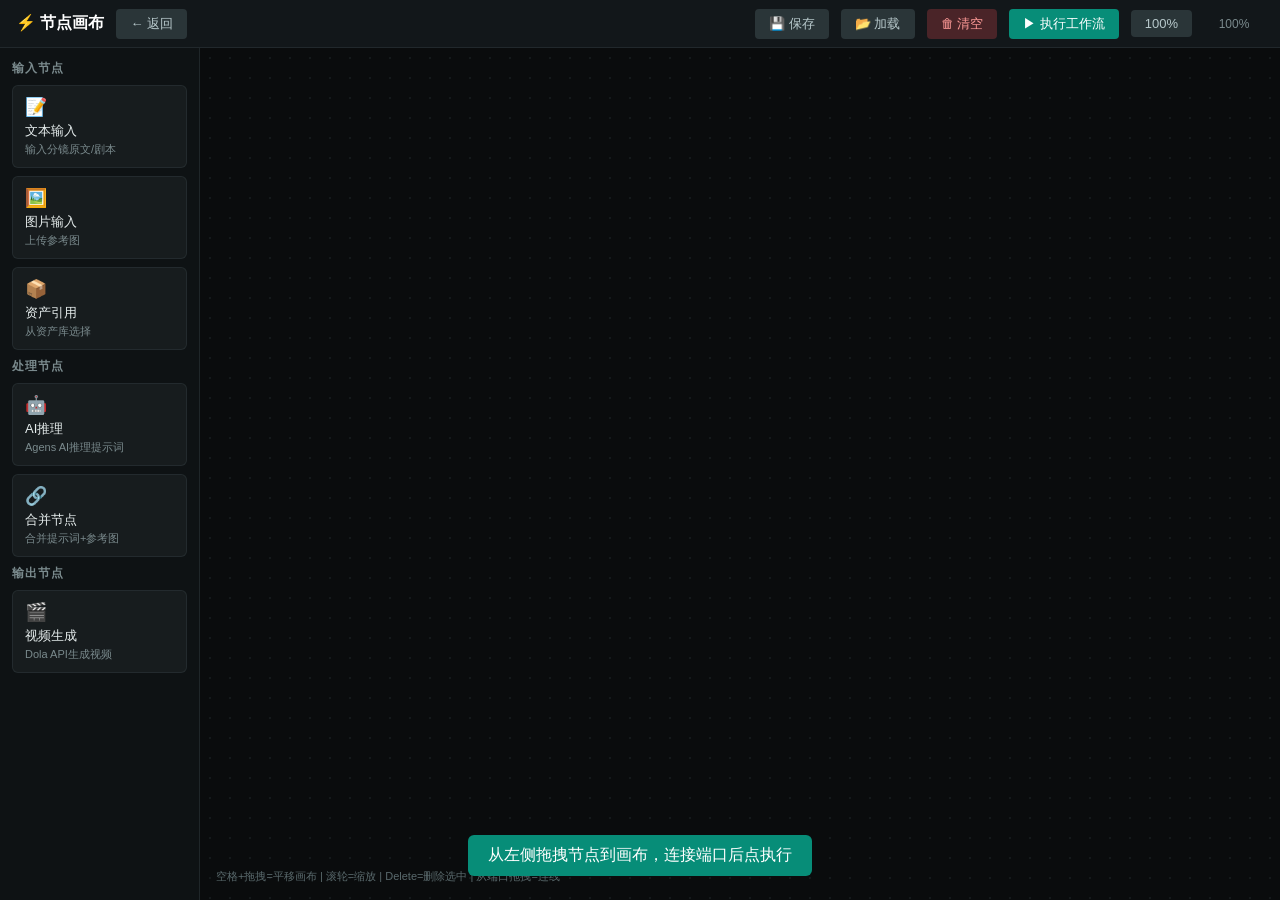
<file: static/node-canvas.html>
<!DOCTYPE html>
<html lang="zh-CN">
<head>
<meta charset="UTF-8">
<meta name="viewport" content="width=device-width, initial-scale=1.0">
<title>节点画布 - Dola Pool</title>
<style>
*{margin:0;padding:0;box-sizing:border-box}
body{font-family:-apple-system,BlinkMacSystemFont,'Segoe UI',Roboto,sans-serif;background:#0a0c0d;color:#e7eeee;overflow:hidden;height:100vh}

/* 顶部工具栏 */
.topbar{position:fixed;top:0;left:0;right:0;height:48px;background:rgba(20,25,28,0.95);backdrop-filter:blur(10px);border-bottom:1px solid rgba(48,59,62,0.5);display:flex;align-items:center;padding:0 16px;z-index:1000;gap:12px}
.topbar h1{font-size:16px;color:#fff;margin:0}
.topbar .spacer{flex:1}
.topbar button{padding:6px 14px;background:#078d78;color:#fff;border:0;border-radius:4px;cursor:pointer;font-size:13px}
.topbar button:hover{background:#0ca58c}
.topbar button.secondary{background:#2a3538;color:#b8c9cc}
.topbar button.danger{background:#4a2428;color:#ff9b98}
.topbar .zoom-info{font-size:12px;color:#7a8a8d;min-width:60px;text-align:center}

/* 左侧节点面板 */
.node-panel{position:fixed;top:48px;left:0;bottom:0;width:200px;background:rgba(15,20,22,0.95);backdrop-filter:blur(10px);border-right:1px solid rgba(48,59,62,0.5);padding:12px;overflow-y:auto;z-index:999}
.node-panel h3{font-size:12px;color:#7a8a8d;margin-bottom:8px;text-transform:uppercase;letter-spacing:1px}
.node-item{padding:10px 12px;background:rgba(27,32,33,0.8);border:1px solid rgba(48,59,62,0.5);border-radius:6px;margin-bottom:8px;cursor:grab;transition:all .2s;user-select:none}
.node-item:hover{border-color:#078d78;background:rgba(7,141,120,0.1)}
.node-item:active{cursor:grabbing}
.node-item .icon{font-size:18px;margin-bottom:4px}
.node-item .name{font-size:13px;color:#e7eeee;font-weight:500}
.node-item .desc{font-size:11px;color:#7a8a8d;margin-top:2px}

/* 画布 */
.canvas-container{position:fixed;top:48px;left:200px;right:0;bottom:0;overflow:hidden;cursor:grab}
.canvas-container.panning{cursor:grabbing}
.canvas-grid{position:absolute;top:0;left:0;width:100%;height:100%;background-image:radial-gradient(circle,rgba(48,59,62,0.3) 1px,transparent 1px);background-size:20px 20px;pointer-events:none}
.canvas-world{position:absolute;top:0;left:0;transform-origin:0 0}

/* 节点 */
.node{position:absolute;min-width:180px;background:rgba(27,32,33,0.95);backdrop-filter:blur(10px);border:1px solid rgba(48,59,62,0.5);border-radius:8px;box-shadow:0 4px 20px rgba(0,0,0,0.3);user-select:none;z-index:10}
.node.selected{border-color:#078d78;box-shadow:0 0 0 2px rgba(7,141,120,0.3),0 4px 20px rgba(0,0,0,0.3)}
.node.executing{border-color:#f5a623;animation:pulse 1s infinite}
.node.success{border-color:#078d78}
.node.error{border-color:#ff6b6b}
@keyframes pulse{0%,100%{box-shadow:0 0 0 0 rgba(245,166,35,0.4)}50%{box-shadow:0 0 0 8px rgba(245,166,35,0)}}

.node-header{padding:10px 12px;border-bottom:1px solid rgba(48,59,62,0.5);cursor:move;display:flex;align-items:center;gap:8px;border-radius:8px 8px 0 0}
.node-header .icon{font-size:16px}
.node-header .title{font-size:13px;font-weight:600;color:#fff;flex:1}
.node-header .delete{color:#7a8a8d;cursor:pointer;font-size:16px;line-height:1}
.node-header .delete:hover{color:#ff6b6b}

.node-body{padding:12px}
.node-body textarea,.node-body input,.node-body select{width:100%;background:#111415;border:1px solid #3a484b;color:#e7eeee;border-radius:4px;padding:6px 8px;font-size:12px;font-family:inherit;margin-bottom:8px;resize:vertical}
.node-body textarea{min-height:60px}
.node-body label{font-size:11px;color:#9aabad;display:block;margin-bottom:4px}
.node-body .preview{width:100%;height:80px;background:#0a0c0d;border:1px dashed #3a484b;border-radius:4px;display:flex;align-items:center;justify-content:center;cursor:pointer;margin-bottom:8px;overflow:hidden}
.node-body .preview img{max-width:100%;max-height:100%;object-fit:cover}
.node-body .preview span{font-size:11px;color:#5a6a6d}
.node-body .status{font-size:11px;padding:6px 8px;border-radius:4px;margin-top:8px}
.node-body .status.running{background:rgba(245,166,35,0.15);color:#f5a623}
.node-body .status.success{background:rgba(7,141,120,0.15);color:#078d78}
.node-body .status.error{background:rgba(255,107,107,0.15);color:#ff6b6b}

/* 端口 */
.port{position:absolute;width:14px;height:14px;background:#2a3538;border:2px solid #5a6a6d;border-radius:50%;cursor:crosshair;z-index:20;transition:all .2s}
.port:hover{background:#078d78;border-color:#078d78;transform:scale(1.3)}
.port.input{left:-7px}
.port.output{right:-7px}
.port.connected{background:#078d78;border-color:#078d78}

/* 连线SVG */
.connections-svg{position:absolute;top:0;left:0;width:100%;height:100%;pointer-events:none;z-index:5;overflow:visible}
.connections-svg path{fill:none;stroke:#3a484b;stroke-width:2;pointer-events:stroke;cursor:pointer}
.connections-svg path:hover{stroke:#ff6b6b}
.connections-svg path.active{stroke:#078d78;stroke-width:3}
.connections-svg path.temp{stroke:#f5a623;stroke-dasharray:5,5}

/* 右侧属性面板 */
.props-panel{position:fixed;top:48px;right:0;bottom:0;width:260px;background:rgba(15,20,22,0.95);backdrop-filter:blur(10px);border-left:1px solid rgba(48,59,62,0.5);padding:16px;overflow-y:auto;z-index:999;display:none}
.props-panel.show{display:block}
.props-panel h3{font-size:14px;color:#fff;margin-bottom:12px}
.props-panel label{font-size:12px;color:#9aabad;display:block;margin-bottom:4px;margin-top:10px}
.props-panel input,.props-panel select,.props-panel textarea{width:100%;background:#111415;border:1px solid #3a484b;color:#e7eeee;border-radius:4px;padding:8px;font-size:12px}

/* 提示 */
.toast{position:fixed;bottom:24px;left:50%;transform:translateX(-50%);background:#078d78;color:#fff;padding:10px 20px;border-radius:6px;z-index:2000;opacity:0;transition:opacity .3s;pointer-events:none}
.toast.show{opacity:1}

/* 帮助提示 */
.help-hint{position:fixed;bottom:16px;left:216px;font-size:11px;color:#5a6a6d;z-index:998;pointer-events:none}

/* 移动端菜单按钮 */
.mobile-menu-btn{display:none;background:none;border:0;color:#fff;font-size:20px;cursor:pointer;padding:4px 8px}

/* 遮罩层 */
.panel-overlay{display:none;position:fixed;top:0;left:0;right:0;bottom:0;background:rgba(0,0,0,0.5);z-index:998}
.panel-overlay.show{display:block}

/* ==================== 移动端适配 ==================== */
@media (max-width: 768px) {
    .mobile-menu-btn{display:block}
    
    .topbar{padding:0 8px;gap:6px;height:44px}
    .topbar h1{font-size:14px}
    .topbar button{padding:5px 8px;font-size:11px}
    .topbar .zoom-info{font-size:10px;min-width:40px}
    
    /* 左侧面板：默认隐藏，抽屉式 */
    .node-panel{
        transform:translateX(-100%);
        transition:transform 0.3s ease;
        width:240px;
        top:44px;
        z-index:999;
        box-shadow:2px 0 20px rgba(0,0,0,0.5);
    }
    .node-panel.show{transform:translateX(0)}
    
    /* 画布占满屏幕 */
    .canvas-container{left:0;top:44px}
    
    /* 节点调整 */
    .node{min-width:160px}
    .node-header{padding:8px 10px}
    .node-body{padding:10px}
    
    /* 右侧属性面板：底部弹出 */
    .props-panel{
        top:auto;
        bottom:0;
        left:0;
        right:0;
        width:100%;
        max-height:60vh;
        border-left:0;
        border-top:1px solid rgba(48,59,62,0.5);
        border-radius:12px 12px 0 0;
        transform:translateY(100%);
        transition:transform 0.3s ease;
    }
    .props-panel.show{transform:translateY(0)}
    
    /* 帮助提示 */
    .help-hint{left:8px;bottom:8px;font-size:10px}
    
    /* toast调整 */
    .toast{bottom:16px;left:16px;right:16px;transform:none;text-align:center;font-size:13px}
}

/* 小屏手机优化 */
@media (max-width: 480px) {
    .topbar h1{font-size:13px}
    .topbar button{padding:4px 6px;font-size:10px}
    .node-panel{width:200px}
    .node{min-width:140px}
}

</style>
</head>
<body>

<!-- 遮罩层 -->
<div class="panel-overlay" id="panelOverlay" onclick="togglePanel()"></div>

<!-- 顶部工具栏 -->
<div class="topbar">
    <button class="mobile-menu-btn" onclick="togglePanel()">☰</button>
    <h1>⚡ 节点画布</h1>
    <button class="secondary" onclick="location.href='/'">← 返回</button>
    <div class="spacer"></div>
    <button class="secondary" onclick="saveWorkflow()">💾 保存</button>
    <button class="secondary" onclick="loadWorkflow()">📂 加载</button>
    <button class="danger" onclick="clearCanvas()">🗑 清空</button>
    <button onclick="executeWorkflow()" style="background:#078d78">▶ 执行工作流</button>
    <button class="secondary" onclick="zoomReset()">100%</button>
    <span class="zoom-info" id="zoomInfo">100%</span>
</div>

<!-- 左侧节点面板 -->
<div class="node-panel">
    <h3>输入节点</h3>
    <div class="node-item" draggable="true" data-type="text_input">
        <div class="icon">📝</div>
        <div class="name">文本输入</div>
        <div class="desc">输入分镜原文/剧本</div>
    </div>
    <div class="node-item" draggable="true" data-type="image_input">
        <div class="icon">🖼️</div>
        <div class="name">图片输入</div>
        <div class="desc">上传参考图</div>
    </div>
    <div class="node-item" draggable="true" data-type="asset_ref">
        <div class="icon">📦</div>
        <div class="name">资产引用</div>
        <div class="desc">从资产库选择</div>
    </div>
    
    <h3>处理节点</h3>
    <div class="node-item" draggable="true" data-type="ai_reason">
        <div class="icon">🤖</div>
        <div class="name">AI推理</div>
        <div class="desc">Agens AI推理提示词</div>
    </div>
    <div class="node-item" draggable="true" data-type="merge">
        <div class="icon">🔗</div>
        <div class="name">合并节点</div>
        <div class="desc">合并提示词+参考图</div>
    </div>
    
    <h3>输出节点</h3>
    <div class="node-item" draggable="true" data-type="video_gen">
        <div class="icon">🎬</div>
        <div class="name">视频生成</div>
        <div class="desc">Dola API生成视频</div>
    </div>
</div>

<!-- 画布 -->
<div class="canvas-container" id="canvasContainer">
    <div class="canvas-grid"></div>
    <div class="canvas-world" id="canvasWorld">
        <svg class="connections-svg" id="connectionsSvg"></svg>
    </div>
</div>

<!-- 右侧属性面板 -->
<div class="props-panel" id="propsPanel">
    <h3 id="propsTitle">节点属性</h3>
    <div id="propsContent"></div>
</div>

<!-- 提示 -->
<div class="toast" id="toast"></div>

<!-- 帮助提示 -->
<div class="help-hint">空格+拖拽=平移画布 | 滚轮=缩放 | Delete=删除选中 | 从端口拖拽=连线</div>

<script>
// ==================== 全局状态 ====================
let nodes = [];
let connections = [];
let selectedNode = null;
let selectedConnection = null;
let zoom = 1;
let panX = 0, panY = 0;
let isPanning = false;
let panStartX = 0, panStartY = 0;
let isDraggingNode = false;
let dragNode = null;
let dragOffsetX = 0, dragOffsetY = 0;
let isConnecting = false;
let connectFrom = null;
let tempLine = null;
let nodeIdCounter = 1;

const canvasContainer = document.getElementById('canvasContainer');
const canvasWorld = document.getElementById('canvasWorld');
const connectionsSvg = document.getElementById('connectionsSvg');

// ==================== 节点类型定义 ====================
const NODE_TYPES = {
    text_input: {
        name: '文本输入', icon: '📝', color: '#6366f1',
        inputs: [], outputs: ['text'],
        create: () => ({ text: '' })
    },
    image_input: {
        name: '图片输入', icon: '🖼️', color: '#ec4899',
        inputs: [], outputs: ['image'],
        create: () => ({ image: '' })
    },
    asset_ref: {
        name: '资产引用', icon: '📦', color: '#8b5cf6',
        inputs: [], outputs: ['image'],
        create: () => ({ asset_id: '', image: '' })
    },
    ai_reason: {
        name: 'AI推理', icon: '🤖', color: '#078d78',
        inputs: ['text', 'image'], outputs: ['prompt'],
        create: () => ({ prompt: '', style: 'cinematic movie quality' })
    },
    merge: {
        name: '合并节点', icon: '🔗', color: '#f59e0b',
        inputs: ['prompt', 'image'], outputs: ['output'],
        create: () => ({})
    },
    video_gen: {
        name: '视频生成', icon: '🎬', color: '#ef4444',
        inputs: ['input'], outputs: ['video'],
        create: () => ({ model: 'sd2.5', duration: 30, ratio: '9:16', result: '' })
    }
};

// ==================== 画布变换 ====================
function updateTransform() {
    canvasWorld.style.transform = `translate(${panX}px, ${panY}px) scale(${zoom})`;
    document.getElementById('zoomInfo').textContent = Math.round(zoom * 100) + '%';
}

function zoomReset() { zoom = 1; panX = 0; panY = 0; updateTransform(); }

// 滚轮缩放
canvasContainer.addEventListener('wheel', (e) => {
    e.preventDefault();
    const delta = e.deltaY > 0 ? 0.9 : 1.1;
    const newZoom = Math.max(0.2, Math.min(3, zoom * delta));
    const rect = canvasContainer.getBoundingClientRect();
    const mx = e.clientX - rect.left;
    const my = e.clientY - rect.top;
    panX = mx - (mx - panX) * (newZoom / zoom);
    panY = my - (my - panY) * (newZoom / zoom);
    zoom = newZoom;
    updateTransform();
});

// 空格+拖拽平移
let spacePressed = false;
document.addEventListener('keydown', (e) => {
    if (e.code === 'Space') { spacePressed = true; canvasContainer.style.cursor = 'grab'; }
    if (e.code === 'Delete' || e.code === 'Backspace') {
        if (selectedNode) { deleteNode(selectedNode.id); }
        else if (selectedConnection) { deleteConnection(selectedConnection.id); }
    }
});
document.addEventListener('keyup', (e) => {
    if (e.code === 'Space') { spacePressed = false; canvasContainer.style.cursor = 'default'; }
});

canvasContainer.addEventListener('mousedown', (e) => {
    if (e.target === canvasContainer || e.target.classList.contains('canvas-grid') || e.target === canvasWorld || spacePressed) {
        isPanning = true;
        panStartX = e.clientX - panX;
        panStartY = e.clientY - panY;
        canvasContainer.classList.add('panning');
        deselectAll();
    }
});

document.addEventListener('mousemove', (e) => {
    if (isPanning) {
        panX = e.clientX - panStartX;
        panY = e.clientY - panStartY;
        updateTransform();
    }
    if (isDraggingNode && dragNode) {
        const rect = canvasContainer.getBoundingClientRect();
        dragNode.x = (e.clientX - rect.left - panX) / zoom - dragOffsetX;
        dragNode.y = (e.clientY - rect.top - panY) / zoom - dragOffsetY;
        updateNodePosition(dragNode);
        updateConnections();
    }
    if (isConnecting && tempLine) {
        const rect = canvasContainer.getBoundingClientRect();
        const x = (e.clientX - rect.left - panX) / zoom;
        const y = (e.clientY - rect.top - panY) / zoom;
        updateTempLine(x, y);
    }
});

document.addEventListener('mouseup', () => {
    isPanning = false;
    canvasContainer.classList.remove('panning');
    isDraggingNode = false;
    dragNode = null;
    if (isConnecting) {
        isConnecting = false;
        if (tempLine) { tempLine.remove(); tempLine = null; }
        connectFrom = null;
    }
});

// ==================== 节点拖拽创建 ====================
document.querySelectorAll('.node-item').forEach(item => {
    item.addEventListener('dragstart', (e) => {
        e.dataTransfer.setData('nodeType', item.dataset.type);
    });
});

canvasContainer.addEventListener('dragover', (e) => { e.preventDefault(); });
canvasContainer.addEventListener('drop', (e) => {
    e.preventDefault();
    const type = e.dataTransfer.getData('nodeType');
    if (!type) return;
    const rect = canvasContainer.getBoundingClientRect();
    const x = (e.clientX - rect.left - panX) / zoom;
    const y = (e.clientY - rect.top - panY) / zoom;
    createNode(type, x, y);
});

// ==================== 节点操作 ====================
function createNode(type, x, y) {
    const typeDef = NODE_TYPES[type];
    if (!typeDef) return;
    const node = {
        id: 'node_' + (nodeIdCounter++),
        type: type,
        x: x, y: y,
        data: typeDef.create()
    };
    nodes.push(node);
    renderNode(node);
    selectNode(node.id);
    return node;
}

function renderNode(node) {
    const typeDef = NODE_TYPES[node.type];
    const el = document.createElement('div');
    el.className = 'node';
    el.id = node.id;
    el.style.left = node.x + 'px';
    el.style.top = node.y + 'px';
    
    // 输入端口
    let inputPorts = '';
    typeDef.inputs.forEach((port, i) => {
        const top = 50 + i * 30;
        inputPorts += `<div class="port input" data-node="${node.id}" data-port="${port}" data-type="input" style="top:${top}px"></div>`;
    });
    
    // 输出端口
    let outputPorts = '';
    typeDef.outputs.forEach((port, i) => {
        const top = 50 + i * 30;
        outputPorts += `<div class="port output" data-node="${node.id}" data-port="${port}" data-type="output" style="top:${top}px"></div>`;
    });
    
    // 节点内容
    let bodyContent = '';
    if (node.type === 'text_input') {
        bodyContent = `<label>分镜原文</label><textarea placeholder="输入这个镜头的原始分镜文案..." onchange="updateNodeData('${node.id}','text',this.value)">${node.data.text || ''}</textarea>`;
    } else if (node.type === 'image_input') {
        bodyContent = `<div class="preview" onclick="document.getElementById('img_${node.id}').click()">${node.data.image ? `<img src="${node.data.image}">` : '<span>点击上传图片</span>'}</div><input type="file" id="img_${node.id}" accept="image/*" style="display:none" onchange="uploadNodeImage('${node.id}',this.files[0])">`;
    } else if (node.type === 'asset_ref') {
        bodyContent = `<label>选择资产</label><select onchange="selectAsset('${node.id}',this.value)"><option value="">请选择...</option></select><div class="preview" id="asset_preview_${node.id}"><span>未选择资产</span></div>`;
        loadAssetsForNode(node.id);
    } else if (node.type === 'ai_reason') {
        bodyContent = `<label>推理风格</label><input value="${node.data.style || ''}" onchange="updateNodeData('${node.id}','style',this.value)"><label>生成的提示词</label><textarea readonly placeholder="连接文本输入后点执行..." style="min-height:80px">${node.data.prompt || ''}</textarea>`;
    } else if (node.type === 'merge') {
        bodyContent = `<div style="text-align:center;color:#7a8a8d;padding:20px">🔗 自动合并<br><span style="font-size:11px">提示词 + 参考图</span></div>`;
    } else if (node.type === 'video_gen') {
        bodyContent = `
            <label>模型</label>
            <select onchange="updateNodeData('${node.id}','model',this.value)">
                <option value="sd2.5" ${node.data.model==='sd2.5'?'selected':''}>官方sd2.5-30秒</option>
                <option value="sd2.0" ${node.data.model==='sd2.0'?'selected':''}>sd2.0-15秒</option>
                <option value="sd2.0_10" ${node.data.model==='sd2.0_10'?'selected':''}>sd2.0-10秒</option>
            </select>
            <label>比例</label>
            <select onchange="updateNodeData('${node.id}','ratio',this.value)">
                <option value="9:16" ${node.data.ratio==='9:16'?'selected':''}>9:16 竖屏</option>
                <option value="16:9" ${node.data.ratio==='16:9'?'selected':''}>16:9 横屏</option>
                <option value="1:1" ${node.data.ratio==='1:1'?'selected':''}>1:1 方形</option>
            </select>
            <div id="status_${node.id}"></div>`;
    }
    
    el.innerHTML = `
        <div class="node-header" style="border-left:3px solid ${typeDef.color}">
            <span class="icon">${typeDef.icon}</span>
            <span class="title">${typeDef.name}</span>
            <span class="delete" onclick="deleteNode('${node.id}')">×</span>
        </div>
        <div class="node-body">${bodyContent}</div>
        ${inputPorts}
        ${outputPorts}
    `;
    
    canvasWorld.appendChild(el);
    
    // 节点拖拽
    el.querySelector('.node-header').addEventListener('mousedown', (e) => {
        if (e.target.classList.contains('delete')) return;
        isDraggingNode = true;
        dragNode = node;
        const rect = canvasContainer.getBoundingClientRect();
        dragOffsetX = (e.clientX - rect.left - panX) / zoom - node.x;
        dragOffsetY = (e.clientY - rect.top - panY) / zoom - node.y;
        selectNode(node.id);
        e.stopPropagation();
    });
    
    // 端口连线
    el.querySelectorAll('.port').forEach(port => {
        port.addEventListener('mousedown', (e) => {
            e.stopPropagation();
            if (port.dataset.type === 'output') {
                isConnecting = true;
                connectFrom = { nodeId: node.id, port: port.dataset.port, type: 'output' };
                const pos = getPortPosition(node.id, port.dataset.port, 'output');
                tempLine = document.createElementNS('http://www.w3.org/2000/svg', 'path');
                tempLine.classList.add('temp');
                connectionsSvg.appendChild(tempLine);
                updateTempLine(pos.x, pos.y);
            }
        });
        port.addEventListener('mouseup', (e) => {
            e.stopPropagation();
            if (isConnecting && connectFrom && port.dataset.type === 'input') {
                createConnection(connectFrom.nodeId, connectFrom.port, node.id, port.dataset.port);
            }
            if (isConnecting && tempLine) { tempLine.remove(); tempLine = null; }
            isConnecting = false;
            connectFrom = null;
        });
    });
    
    // 点击选中
    el.addEventListener('click', (e) => {
        if (!e.target.classList.contains('delete') && !e.target.classList.contains('port')) {
            selectNode(node.id);
        }
    });
}

function updateNodePosition(node) {
    const el = document.getElementById(node.id);
    if (el) { el.style.left = node.x + 'px'; el.style.top = node.y + 'px'; }
}

function updateNodeData(nodeId, key, value) {
    const node = nodes.find(n => n.id === nodeId);
    if (node) { node.data[key] = value; }
}

function deleteNode(nodeId) {
    nodes = nodes.filter(n => n.id !== nodeId);
    connections = connections.filter(c => c.from_node !== nodeId && c.to_node !== nodeId);
    const el = document.getElementById(nodeId);
    if (el) el.remove();
    if (selectedNode === nodeId) selectedNode = null;
    updateConnections();
    hideProps();
    toast('节点已删除');
}

function selectNode(nodeId) {
    deselectAll();
    selectedNode = nodeId;
    const el = document.getElementById(nodeId);
    if (el) el.classList.add('selected');
    showProps(nodeId);
}

function deselectAll() {
    selectedNode = null;
    selectedConnection = null;
    document.querySelectorAll('.node.selected').forEach(el => el.classList.remove('selected'));
    document.querySelectorAll('.connections-svg path.active').forEach(el => el.classList.remove('active'));
    hideProps();
}

// ==================== 连线操作 ====================
function createConnection(fromNode, fromPort, toNode, toPort) {
    if (fromNode === toNode) return;
    const exists = connections.find(c => c.from_node === fromNode && c.from_port === fromPort && c.to_node === toNode && c.to_port === toPort);
    if (exists) return;
    const conn = { id: 'conn_' + Date.now(), from_node: fromNode, from_port: fromPort, to_node: toNode, to_port: toPort };
    connections.push(conn);
    updateConnections();
    toast('已连接');
}

function deleteConnection(connId) {
    connections = connections.filter(c => c.id !== connId);
    updateConnections();
    selectedConnection = null;
}

function getPortPosition(nodeId, portName, portType) {
    const node = nodes.find(n => n.id === nodeId);
    if (!node) return { x: 0, y: 0 };
    const typeDef = NODE_TYPES[node.type];
    const ports = portType === 'input' ? typeDef.inputs : typeDef.outputs;
    const idx = ports.indexOf(portName);
    return { x: node.x + (portType === 'input' ? 0 : 180), y: node.y + 50 + idx * 30 + 7 };
}

function updateConnections() {
    connectionsSvg.innerHTML = '';
    connections.forEach(conn => {
        const from = getPortPosition(conn.from_node, conn.from_port, 'output');
        const to = getPortPosition(conn.to_node, conn.to_port, 'input');
        const path = document.createElementNS('http://www.w3.org/2000/svg', 'path');
        const dx = Math.abs(to.x - from.x) * 0.5;
        path.setAttribute('d', `M ${from.x} ${from.y} C ${from.x + dx} ${from.y}, ${to.x - dx} ${to.y}, ${to.x} ${to.y}`);
        path.dataset.id = conn.id;
        if (selectedConnection === conn.id) path.classList.add('active');
        path.addEventListener('click', () => {
            selectedConnection = conn.id;
            updateConnections();
        });
        connectionsSvg.appendChild(path);
    });
    
    // 更新端口连接状态
    document.querySelectorAll('.port').forEach(port => {
        port.classList.remove('connected');
        const nodeId = port.dataset.node;
        const portName = port.dataset.port;
        const portType = port.dataset.type;
        const connected = connections.some(c => 
            (portType === 'output' && c.from_node === nodeId && c.from_port === portName) ||
            (portType === 'input' && c.to_node === nodeId && c.to_port === portName)
        );
        if (connected) port.classList.add('connected');
    });
}

function updateTempLine(x, y) {
    if (!tempLine || !connectFrom) return;
    const from = getPortPosition(connectFrom.nodeId, connectFrom.port, 'output');
    const dx = Math.abs(x - from.x) * 0.5;
    tempLine.setAttribute('d', `M ${from.x} ${from.y} C ${from.x + dx} ${from.y}, ${x - dx} ${y}, ${x} ${y}`);
}

// ==================== 属性面板 ====================
function showProps(nodeId) {
    const node = nodes.find(n => n.id === nodeId);
    if (!node) return;
    const typeDef = NODE_TYPES[node.type];
    document.getElementById('propsTitle').textContent = typeDef.icon + ' ' + typeDef.name;
    let html = `<label>节点ID</label><input value="${node.id}" readonly style="background:#0a0c0d">`;
    html += `<label>X 位置</label><input type="number" value="${Math.round(node.x)}" onchange="moveNode('${node.id}','x',this.value)">`;
    html += `<label>Y 位置</label><input type="number" value="${Math.round(node.y)}" onchange="moveNode('${node.id}','y',this.value)">`;
    
    if (node.type === 'video_gen') {
        html += `<label>时长（秒）</label><input type="number" value="${node.data.duration || 30}" onchange="updateNodeData('${node.id}','duration',Number(this.value))">`;
    }
    
    document.getElementById('propsContent').innerHTML = html;
    document.getElementById('propsPanel').classList.add('show');
}

function hideProps() {
    document.getElementById('propsPanel').classList.remove('show');
}

function moveNode(nodeId, axis, value) {
    const node = nodes.find(n => n.id === nodeId);
    if (node) { node[axis] = Number(value); updateNodePosition(node); updateConnections(); }
}

// ==================== 图片上传 ====================
async function uploadNodeImage(nodeId, file) {
    if (!file) return;
    const fd = new FormData();
    fd.append('file', file);
    try {
        const r = await fetch('/api/upload-image', { method: 'POST', body: fd });
        const d = await r.json();
        if (d.url) {
            const node = nodes.find(n => n.id === nodeId);
            if (node) {
                node.data.image = d.url;
                const preview = document.querySelector(`#${nodeId} .preview`);
                if (preview) preview.innerHTML = `<img src="${d.url}">`;
            }
            toast('图片上传成功');
        }
    } catch (e) { toast('上传失败: ' + e.message); }
}

// ==================== 资产加载 ====================
async function loadAssetsForNode(nodeId) {
    try {
        const r = await fetch('/api/assets');
        const assets = await r.json();
        const select = document.querySelector(`#${nodeId} select`);
        if (select) {
            assets.forEach(a => {
                const opt = document.createElement('option');
                opt.value = a.id;
                opt.textContent = `[${a.type}] ${a.name}`;
                select.appendChild(opt);
            });
        }
    } catch (e) {}
}

function selectAsset(nodeId, assetId) {
    if (!assetId) return;
    fetch('/api/assets').then(r => r.json()).then(assets => {
        const asset = assets.find(a => a.id == assetId);
        if (asset) {
            const node = nodes.find(n => n.id === nodeId);
            if (node) {
                node.data.asset_id = asset.id;
                node.data.image = asset.path;
                const preview = document.getElementById('asset_preview_' + nodeId);
                if (preview) preview.innerHTML = `<img src="${asset.path}" style="max-width:100%;max-height:100%;object-fit:cover">`;
            }
        }
    });
}

// ==================== 工作流执行 ====================
async function executeWorkflow() {
    if (nodes.length === 0) { toast('请先从左侧拖拽节点到画布'); return; }
    toast('开始执行工作流... 共 ' + nodes.length + ' 个节点');
    
    // 拓扑排序
    const sorted = topoSort();
    if (!sorted) { toast('错误：检测到循环依赖，请检查节点连接'); return; }
    if (sorted.length === 0) { toast('没有可执行的节点'); return; }
    
    const nodeOutputs = {};
    
    for (const nodeId of sorted) {
        const node = nodes.find(n => n.id === nodeId);
        if (!node) continue;
        
        const el = document.getElementById(nodeId);
        if (el) { el.classList.add('executing'); el.classList.remove('success', 'error'); }
        
        try {
            const result = await executeNode(node, nodeOutputs);
            nodeOutputs[nodeId] = result;
            if (el) { el.classList.remove('executing'); el.classList.add('success'); }
        } catch (e) {
            if (el) { el.classList.remove('executing'); el.classList.add('error'); }
            const statusEl = document.getElementById('status_' + nodeId);
            if (statusEl) statusEl.innerHTML = `<div class="status error">❌ ${e.message}</div>`;
            toast('执行失败: ' + e.message);
            return;
        }
    }
    
    toast('✅ 工作流执行完成！');
}

function topoSort() {
    const inDegree = {};
    const adj = {};
    nodes.forEach(n => { inDegree[n.id] = 0; adj[n.id] = []; });
    connections.forEach(c => {
        adj[c.from_node].push(c.to_node);
        inDegree[c.to_node]++;
    });
    const queue = nodes.filter(n => inDegree[n.id] === 0).map(n => n.id);
    const result = [];
    while (queue.length) {
        const id = queue.shift();
        result.push(id);
        adj[id].forEach(next => {
            inDegree[next]--;
            if (inDegree[next] === 0) queue.push(next);
        });
    }
    return result.length === nodes.length ? result : null;
}

async function executeNode(node, nodeOutputs) {
    const typeDef = NODE_TYPES[node.type];
    
    // 获取输入数据
    const inputs = {};
    typeDef.inputs.forEach(port => {
        const conn = connections.find(c => c.to_node === node.id && c.to_port === port);
        if (conn && nodeOutputs[conn.from_node]) {
            inputs[port] = nodeOutputs[conn.from_node][conn.from_port];
        }
    });
    
    if (node.type === 'text_input') {
        return { text: node.data.text || '' };
    }
    
    if (node.type === 'image_input' || node.type === 'asset_ref') {
        return { image: node.data.image || '' };
    }
    
    if (node.type === 'ai_reason') {
        // 兼容直接字符串输入和对象输入
        let text = inputs.text || '';
        if (typeof text === 'object' && text !== null) text = text.text || text.prompt || '';
        let image = inputs.image || '';
        if (typeof image === 'object' && image !== null) image = image.image || '';
        if (!text) throw new Error('AI推理需要文本输入，请连接文本输入节点');
        
        const statusEl = document.getElementById('status_' + node.id);
        if (statusEl) statusEl.innerHTML = `<div class="status running">🤖 AI推理中...</div>`;
        
        const r = await fetch('/api/ai-reason', {
            method: 'POST',
            headers: { 'Content-Type': 'application/json' },
            body: JSON.stringify({ script: text, style: node.data.style, image_url: image })
        });
        const d = await r.json();
        if (d.error) throw new Error(d.error);
        
        node.data.prompt = d.prompt || d.result || '';
        const textarea = document.querySelector(`#${node.id} textarea[readonly]`);
        if (textarea) textarea.value = node.data.prompt;
        
        if (statusEl) statusEl.innerHTML = `<div class="status success">✅ 推理完成</div>`;
        return { prompt: node.data.prompt };
    }
    
    if (node.type === 'merge') {
        return {
            output: {
                prompt: inputs.prompt || '',
                image: inputs.image || ''
            }
        };
    }
    
    if (node.type === 'video_gen') {
        // 兼容两种输入：经过merge节点的对象 {prompt, image}，或直接的字符串提示词
        const rawInput = inputs.input || {};
        let prompt = '';
        let image = '';
        if (typeof rawInput === 'string') {
            prompt = rawInput;
        } else if (typeof rawInput === 'object' && rawInput !== null) {
            prompt = rawInput.prompt || '';
            image = rawInput.image || '';
        }
        // 也支持直接从prompt端口输入
        if (!prompt && inputs.prompt) {
            prompt = typeof inputs.prompt === 'string' ? inputs.prompt : (inputs.prompt.prompt || '');
        }
        
        if (!prompt) throw new Error('视频生成需要提示词输入，请连接文本输入或AI推理节点');
        
        const statusEl = document.getElementById('status_' + node.id);
        if (statusEl) statusEl.innerHTML = `<div class="status running">🎬 生成视频中...（可能需要几分钟）</div>`;
        
        const model = node.data.model === 'sd2.5' ? 'seedance_v2.5' : 'seedance_v2.0';
        const duration = node.data.model === 'sd2.0_10' ? 10 : (node.data.model === 'sd2.0' ? 15 : 30);
        
        const r = await fetch('/api/tasks', {
            method: 'POST',
            headers: { 'Content-Type': 'application/json' },
            body: JSON.stringify({
                prompt: prompt,
                model: model,
                duration: duration,
                ratio: node.data.ratio || '9:16',
                ref_images: image
            })
        });
        const d = await r.json();
        if (d.error) throw new Error(d.error);
        
        node.data.result = d.id || '已提交';
        if (statusEl) statusEl.innerHTML = `<div class="status success">✅ 任务已提交（ID: ${d.id}）<br>在任务页面查看进度</div>`;
        
        return { video: d.id };
    }
    
    return {};
}

// ==================== 保存/加载 ====================
function saveWorkflow() {
    const data = { nodes: nodes, connections: connections, zoom: zoom, panX: panX, panY: panY };
    localStorage.setItem('dola_node_workflow', JSON.stringify(data));
    toast('工作流已保存到本地');
}

function loadWorkflow() {
    const data = localStorage.getItem('dola_node_workflow');
    if (!data) { toast('没有保存的工作流'); return; }
    try {
        const wf = JSON.parse(data);
        clearCanvas(false);
        wf.nodes.forEach(n => {
            nodes.push(n);
            renderNode(n);
            if (n.id.includes('node_')) {
                const num = parseInt(n.id.split('_')[1]);
                if (num >= nodeIdCounter) nodeIdCounter = num + 1;
            }
        });
        connections = wf.connections;
        zoom = wf.zoom || 1;
        panX = wf.panX || 0;
        panY = wf.panY || 0;
        updateTransform();
        updateConnections();
        toast('工作流已加载');
    } catch (e) { toast('加载失败: ' + e.message); }
}

function clearCanvas(confirm = true) {
    if (confirm && !confirm('确定清空画布？')) return;
    nodes = [];
    connections = [];
    document.querySelectorAll('.node').forEach(el => el.remove());
    connectionsSvg.innerHTML = '';
    selectedNode = null;
    hideProps();
    if (confirm) toast('画布已清空');
}

// ==================== 工具函数 ====================
function toast(msg) {
    const t = document.getElementById('toast');
    t.textContent = msg;
    t.classList.add('show');
    setTimeout(() => t.classList.remove('show'), 2500);
}

// 移动端面板切换
function togglePanel() {
    const panel = document.querySelector('.node-panel');
    const overlay = document.getElementById('panelOverlay');
    panel.classList.toggle('show');
    overlay.classList.toggle('show');
}

// 初始化
updateTransform();
toast('从左侧拖拽节点到画布，连接端口后点执行');
</script>
</body>
</html>
</file>
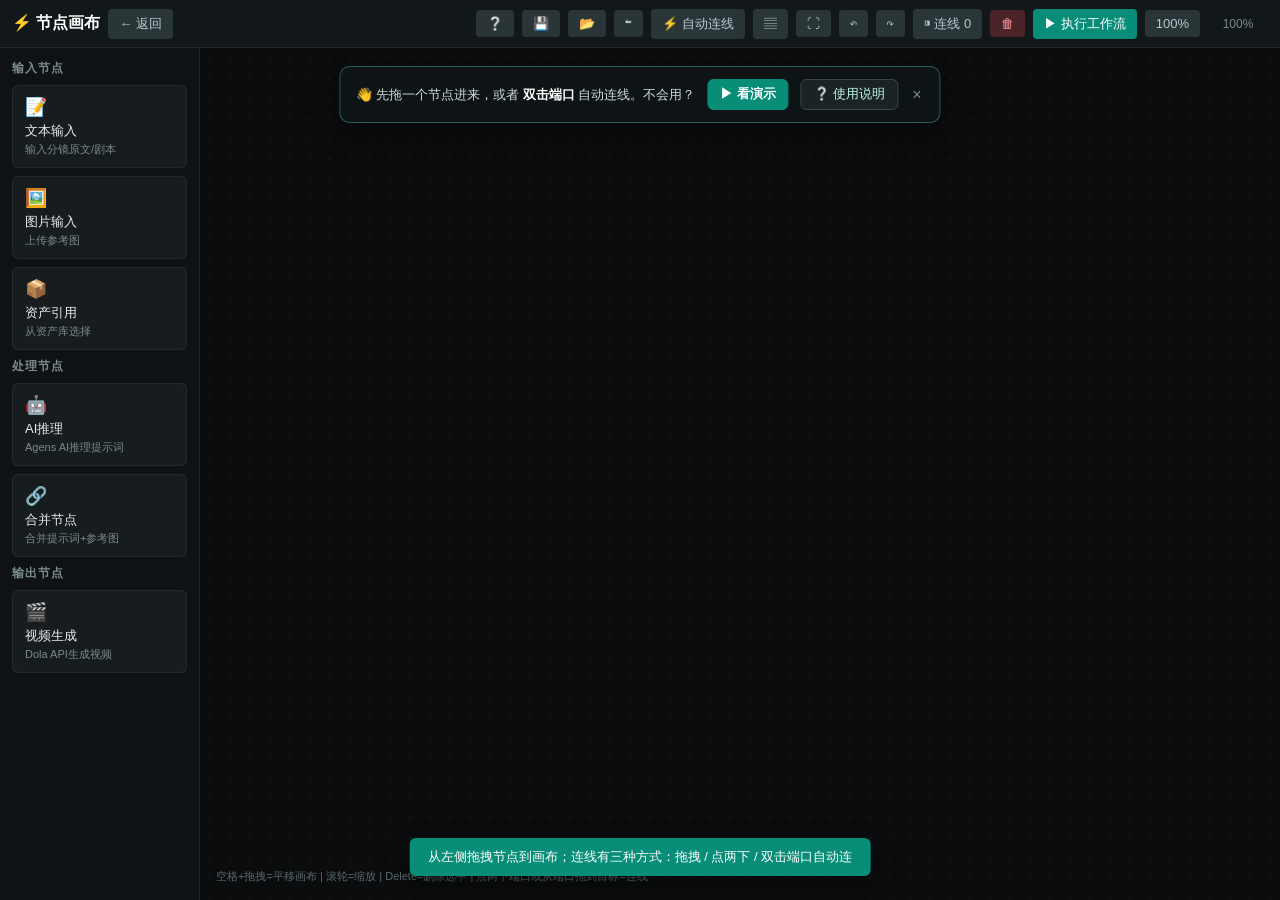
<file: templates/node-canvas.html>
<!DOCTYPE html>
<html lang="zh-CN">
<head>
<meta charset="UTF-8">
<meta name="viewport" content="width=device-width, initial-scale=1.0">
<title>节点画布 - Dola Pool</title>
<style>
*{margin:0;padding:0;box-sizing:border-box}
body{font-family:-apple-system,BlinkMacSystemFont,'Segoe UI',Roboto,sans-serif;background:#0a0c0d;color:#e7eeee;overflow:hidden;height:100vh}

/* 顶部工具栏 */
.topbar{position:fixed;top:0;left:0;right:0;height:48px;background:rgba(20,25,28,0.95);backdrop-filter:blur(10px);border-bottom:1px solid rgba(48,59,62,0.5);display:flex;align-items:center;padding:0 12px;z-index:1000;gap:8px;overflow-x:auto;overflow-y:hidden;white-space:nowrap;scrollbar-width:thin}
.topbar::-webkit-scrollbar{height:4px}
.topbar::-webkit-scrollbar-thumb{background:#3a484b;border-radius:2px}
.topbar h1{font-size:16px;color:#fff;margin:0}
.topbar .spacer{flex:1}
.topbar button{padding:6px 11px;background:#078d78;color:#fff;border:0;border-radius:4px;cursor:pointer;font-size:13px;flex:0 0 auto}
.topbar button:hover{background:#0ca58c}
.topbar button.secondary{background:#2a3538;color:#b8c9cc}
.topbar button.danger{background:#4a2428;color:#ff9b98}
.topbar .zoom-info{font-size:12px;color:#7a8a8d;min-width:60px;text-align:center}

/* 左侧节点面板 */
.node-panel{position:fixed;top:48px;left:0;bottom:0;width:200px;background:rgba(15,20,22,0.95);backdrop-filter:blur(10px);border-right:1px solid rgba(48,59,62,0.5);padding:12px;overflow-y:auto;z-index:999}
.node-panel h3{font-size:12px;color:#7a8a8d;margin-bottom:8px;text-transform:uppercase;letter-spacing:1px}
.node-item{padding:10px 12px;background:rgba(27,32,33,0.8);border:1px solid rgba(48,59,62,0.5);border-radius:6px;margin-bottom:8px;cursor:grab;transition:all .2s;user-select:none}
.node-item:hover{border-color:#078d78;background:rgba(7,141,120,0.1)}
.node-item:active{cursor:grabbing}
.node-item .icon{font-size:18px;margin-bottom:4px}
.node-item .name{font-size:13px;color:#e7eeee;font-weight:500}
.node-item .desc{font-size:11px;color:#7a8a8d;margin-top:2px}

/* 画布 */
.canvas-container{position:fixed;top:48px;left:200px;right:0;bottom:0;overflow:hidden;cursor:grab}
.canvas-container.panning{cursor:grabbing}
.canvas-grid{position:absolute;top:0;left:0;width:100%;height:100%;background-image:radial-gradient(circle,rgba(48,59,62,0.3) 1px,transparent 1px);background-size:20px 20px;pointer-events:none}
.canvas-world{position:absolute;top:0;left:0;transform-origin:0 0}

/* 节点 */
.node{position:absolute;min-width:180px;background:rgba(27,32,33,0.95);backdrop-filter:blur(10px);border:1px solid rgba(48,59,62,0.5);border-radius:8px;box-shadow:0 4px 20px rgba(0,0,0,0.3);user-select:none;z-index:10}
.node.selected{border-color:#078d78;box-shadow:0 0 0 2px rgba(7,141,120,0.3),0 4px 20px rgba(0,0,0,0.3)}
.node.executing{border-color:#f5a623;animation:pulse 1s infinite}
.node.success{border-color:#078d78}
.node.error{border-color:#ff6b6b}
@keyframes pulse{0%,100%{box-shadow:0 0 0 0 rgba(245,166,35,0.4)}50%{box-shadow:0 0 0 8px rgba(245,166,35,0)}}

.node-header{padding:10px 12px;border-bottom:1px solid rgba(48,59,62,0.5);cursor:move;display:flex;align-items:center;gap:8px;border-radius:8px 8px 0 0}
.node-header .icon{font-size:16px}
.node-header .title{font-size:13px;font-weight:600;color:#fff;flex:1}
.node-header .delete{color:#7a8a8d;cursor:pointer;font-size:16px;line-height:1}
.node-header .delete:hover{color:#ff6b6b}

.node-body{padding:12px}
.node-body textarea,.node-body input,.node-body select{width:100%;background:#111415;border:1px solid #3a484b;color:#e7eeee;border-radius:4px;padding:6px 8px;font-size:12px;font-family:inherit;margin-bottom:8px;resize:vertical}
.node-body textarea{min-height:60px}
.node-body label{font-size:11px;color:#9aabad;display:block;margin-bottom:4px}
.node-body .preview{width:100%;height:80px;background:#0a0c0d;border:1px dashed #3a484b;border-radius:4px;display:flex;align-items:center;justify-content:center;cursor:pointer;margin-bottom:8px;overflow:hidden}
.node-body .preview img{max-width:100%;max-height:100%;object-fit:cover}
.node-body .preview span{font-size:11px;color:#5a6a6d}
.node-body .status{font-size:11px;padding:6px 8px;border-radius:4px;margin-top:8px}
.node-body .status.running{background:rgba(245,166,35,0.15);color:#f5a623}
.node-body .status.success{background:rgba(7,141,120,0.15);color:#078d78}
.node-body .status.error{background:rgba(255,107,107,0.15);color:#ff6b6b}

/* 端口 */
.port{position:absolute;width:14px;height:14px;background:#2a3538;border:2px solid #5a6a6d;border-radius:50%;cursor:crosshair;z-index:30;transition:all .2s}
/* 真正好点：外面套一圈 30px 的透明命中区（伪元素也是可命中的） */
.port::after{content:'';position:absolute;left:-9px;top:-9px;right:-9px;bottom:-9px;border-radius:50%}
.port:hover{background:#078d78;border-color:#078d78;transform:scale(1.3)}
.port.armed{background:#f5a623;border-color:#f5a623;box-shadow:0 0 0 4px rgba(245,166,35,0.25)}
.port.input{left:-8px}
.port.output{right:-8px}
.port.connected{background:#078d78;border-color:#078d78}

/* 连线SVG */
/* 连线层：以前 stroke 是 #3a484b、背景是 #0a0c0d —— 几乎看不见，
   用户会以为「没连上」。现在改成亮色 + 发光 + 箭头 + 中点标签。 */
.connections-svg{position:absolute;top:0;left:0;pointer-events:none;z-index:5;overflow:visible}
.connections-svg path.conn{fill:none;stroke:#5fe3c8;stroke-width:2.4;pointer-events:stroke;cursor:pointer;
    filter:drop-shadow(0 0 3px rgba(95,227,200,.55))}
.connections-svg path.conn[data-kind="image"]{stroke:#a78bfa;filter:drop-shadow(0 0 3px rgba(167,139,250,.55))}
.connections-svg path.conn[data-kind="video"]{stroke:#f5a623;filter:drop-shadow(0 0 3px rgba(245,166,35,.55))}
.connections-svg path.conn[data-kind="prompt"]{stroke:#7bd1ff;filter:drop-shadow(0 0 3px rgba(123,209,255,.55))}
.connections-svg path.conn:hover{stroke:#ff8a80;stroke-width:3.4;filter:drop-shadow(0 0 6px rgba(255,107,107,.8))}
.connections-svg path.conn.active{stroke:#ffd166;stroke-width:3.8;filter:drop-shadow(0 0 8px rgba(255,209,102,.9))}
.connections-svg path.conn.flash{stroke:#fff;stroke-width:4.5}
.connections-svg path.conn-hit{fill:none;stroke:transparent;stroke-width:18;pointer-events:stroke;cursor:pointer}
.connections-svg path.temp{fill:none;stroke:#f5a623;stroke-width:2.6;stroke-dasharray:7,5;pointer-events:none;
    filter:drop-shadow(0 0 4px rgba(245,166,35,.7))}
.conn-label{font-size:11px;fill:#bff5e8;pointer-events:none;user-select:none;
    paint-order:stroke;stroke:#0a0c0d;stroke-width:3px;stroke-linejoin:round}
.conn-label.active{fill:#ffd166}
.port.compatible{background:#12403a;border-color:#5fe3c8;box-shadow:0 0 0 4px rgba(95,227,200,.18);
    animation:portPulse 1.2s infinite}
@keyframes portPulse{0%,100%{box-shadow:0 0 0 3px rgba(95,227,200,.15)}50%{box-shadow:0 0 0 8px rgba(95,227,200,.05)}}

/* 连线管理面板 */
.conn-panel{position:fixed;right:16px;bottom:16px;width:320px;max-height:44vh;overflow:auto;z-index:1000;
    background:rgba(15,20,22,.97);border:1px solid rgba(48,59,62,.7);border-radius:10px;padding:10px 12px;
    box-shadow:0 10px 30px rgba(0,0,0,.45);display:none}
.conn-panel.show{display:block}
.conn-panel h4{font-size:12px;color:#9aabad;margin:0 0 8px;display:flex;align-items:center;gap:8px}
.conn-item{display:flex;align-items:center;gap:6px;padding:6px 6px;border-radius:6px;font-size:12px;
    border:1px solid transparent;cursor:pointer}
.conn-item:hover{background:rgba(95,227,200,.08);border-color:rgba(95,227,200,.35)}
.conn-item .dot{width:8px;height:8px;border-radius:50%;flex:0 0 auto}
.conn-item .txt{flex:1;min-width:0;overflow:hidden;text-overflow:ellipsis;white-space:nowrap}
.conn-item .txt b{color:#e7eeee;font-weight:600}
.conn-item button{background:#4a2428;color:#ff9b98;border:0;border-radius:4px;padding:2px 6px;cursor:pointer;font-size:11px}

/* 右侧属性面板 */
.props-panel{position:fixed;top:48px;right:0;bottom:0;width:260px;background:rgba(15,20,22,0.95);backdrop-filter:blur(10px);border-left:1px solid rgba(48,59,62,0.5);padding:16px;overflow-y:auto;z-index:999;display:none}
.props-panel.show{display:block}
.props-panel h3{font-size:14px;color:#fff;margin-bottom:12px}
.props-panel label{font-size:12px;color:#9aabad;display:block;margin-bottom:4px;margin-top:10px}
.props-panel input,.props-panel select,.props-panel textarea{width:100%;background:#111415;border:1px solid #3a484b;color:#e7eeee;border-radius:4px;padding:8px;font-size:12px}

/* 提示 */
.toast{position:fixed;bottom:24px;left:50%;transform:translateX(-50%);z-index:2000;pointer-events:none;
    display:flex;flex-direction:column;gap:8px;align-items:center;max-width:min(720px,86vw)}
.toast .item{background:#078d78;color:#fff;padding:10px 18px;border-radius:6px;font-size:13px;
    box-shadow:0 8px 24px rgba(0,0,0,.4);opacity:0;transform:translateY(8px);
    transition:opacity .22s,transform .22s;max-width:100%}
.toast .item.show{opacity:1;transform:translateY(0)}
.toast .item.err{background:#7a2b2f}

/* 使用说明 / 演示 */
.guide-modal{position:fixed;inset:0;z-index:3000;display:none;align-items:center;justify-content:center;
    background:rgba(0,0,0,.62);backdrop-filter:blur(2px)}
.guide-modal.show{display:flex}
.guide-box{width:min(720px,92vw);max-height:86vh;overflow:auto;background:#111617;border:1px solid #2a3538;
    border-radius:12px;padding:22px 24px;box-shadow:0 24px 60px rgba(0,0,0,.55)}
.guide-box h2{margin:0 0 4px;font-size:19px;color:#fff}
.guide-box .lead{color:#9aabad;font-size:13px;margin:0 0 16px}
.guide-box h3{font-size:13.5px;color:#5fe3c8;margin:18px 0 8px}
.guide-box ol,.guide-box ul{margin:0;padding-left:20px;font-size:13px;line-height:1.85;color:#cfdcd9}
.guide-box b{color:#fff}
.guide-box kbd{background:#20292b;border:1px solid #3a484b;border-bottom-width:2px;border-radius:4px;
    padding:0 5px;font:12px ui-monospace,Consolas,monospace;color:#bff5e8}
.guide-box .foot{display:flex;gap:10px;justify-content:flex-end;margin-top:20px}
.guide-box .hint{font-size:12px;color:#7a8a8d;margin-top:14px;border-top:1px solid #222c2e;padding-top:12px}
.guide-demo{display:flex;gap:8px;align-items:center;background:rgba(95,227,200,.08);
    border:1px solid rgba(95,227,200,.3);border-radius:8px;padding:10px 12px;margin-top:14px;font-size:12.5px;color:#bff5e8}
.guide-demo button{margin-left:auto;background:#078d78;color:#fff;border:0;border-radius:6px;padding:8px 14px;
    font-size:13px;cursor:pointer;font-weight:600}
.guide-demo button:hover{filter:brightness(1.1)}
.guide-demo button:disabled{opacity:.55;cursor:wait}
.canvas-welcome{position:fixed;top:66px;left:50%;transform:translateX(-50%);z-index:900;
    background:rgba(15,20,22,.96);border:1px solid rgba(95,227,200,.35);border-radius:10px;
    padding:12px 16px;font-size:13px;color:#cfdcd9;box-shadow:0 10px 30px rgba(0,0,0,.45);
    display:flex;align-items:center;gap:12px;max-width:min(760px,90vw)}
.canvas-welcome b{color:#fff}
.canvas-welcome button{background:#1b2425;color:#bff5e8;border:1px solid #3a484b;border-radius:6px;
    padding:6px 12px;font-size:12.5px;cursor:pointer;white-space:nowrap}
.canvas-welcome button.primary{background:#078d78;border-color:#078d78;color:#fff;font-weight:600}
.canvas-welcome .x{background:none;border:0;color:#7a8a8d;padding:0 2px;font-size:16px;cursor:pointer}

/* 帮助提示 */
.help-hint{position:fixed;bottom:16px;left:216px;font-size:11px;color:#5a6a6d;z-index:998;pointer-events:none}

/* 移动端菜单按钮 */
.mobile-menu-btn{display:none;background:none;border:0;color:#fff;font-size:20px;cursor:pointer;padding:4px 8px}

/* 遮罩层 */
.panel-overlay{display:none;position:fixed;top:0;left:0;right:0;bottom:0;background:rgba(0,0,0,0.5);z-index:998}
.panel-overlay.show{display:block}

/* ==================== 移动端适配 ==================== */
@media (max-width: 768px) {
    .mobile-menu-btn{display:block}
    
    .topbar{padding:0 8px;gap:6px;height:44px}
    .topbar h1{font-size:14px}
    .topbar button{padding:5px 8px;font-size:11px}
    .topbar .zoom-info{font-size:10px;min-width:40px}
    
    /* 左侧面板：默认隐藏，抽屉式 */
    .node-panel{
        transform:translateX(-100%);
        transition:transform 0.3s ease;
        width:240px;
        top:44px;
        z-index:999;
        box-shadow:2px 0 20px rgba(0,0,0,0.5);
    }
    .node-panel.show{transform:translateX(0)}
    
    /* 画布占满屏幕 */
    .canvas-container{left:0;top:44px}
    
    /* 节点调整 */
    .node{min-width:160px}
    .node-header{padding:8px 10px}
    .node-body{padding:10px}
    
    /* 右侧属性面板：底部弹出 */
    .props-panel{
        top:auto;
        bottom:0;
        left:0;
        right:0;
        width:100%;
        max-height:60vh;
        border-left:0;
        border-top:1px solid rgba(48,59,62,0.5);
        border-radius:12px 12px 0 0;
        transform:translateY(100%);
        transition:transform 0.3s ease;
    }
    .props-panel.show{transform:translateY(0)}
    
    /* 帮助提示 */
    .help-hint{left:8px;bottom:8px;font-size:10px}
    
    /* toast调整 */
    .toast{bottom:16px;left:16px;right:16px;transform:none;text-align:center;font-size:13px}
}

/* 小屏手机优化 */
@media (max-width: 480px) {
    .topbar h1{font-size:13px}
    .topbar button{padding:4px 6px;font-size:10px}
    .node-panel{width:200px}
    .node{min-width:140px}
}

</style>
</head>
<body>

<!-- 遮罩层 -->
<div class="panel-overlay" id="panelOverlay" onclick="togglePanel()"></div>

<!-- 顶部工具栏 -->
<div class="topbar">
    <button class="mobile-menu-btn" onclick="togglePanel()">☰</button>
    <h1>⚡ 节点画布</h1>
    <button class="secondary" onclick="location.href='/'">← 返回</button>
    <div class="spacer"></div>
    <button class="secondary" id="guideBtn" onclick="showGuide()" title="画布怎么用？三种连线方式 + 30 秒演示">❔</button>
    <button class="secondary" onclick="saveWorkflow()" title="保存工作流（浏览器本地 + 可选服务端）">💾</button>
    <button class="secondary" onclick="loadWorkflow()" title="加载本地保存的工作流">📂</button>
    <button class="secondary" onclick="loadServerWorkflow()" title="加载服务端保存的工作流">☁</button>
    <button class="secondary" onclick="autoConnect()" title="按端口类型和左右位置，自动把能连的端口都连上">⚡ 自动连线</button>
    <button class="secondary" onclick="autoLayout()" title="按连线的先后顺序把节点排成从左到右的几列">▤</button>
    <button class="secondary" onclick="fitView()" title="缩放到能看见全部节点">⛶</button>
    <button class="secondary" onclick="undo()" title="撤销（Ctrl+Z）">↶</button>
    <button class="secondary" onclick="redo()" title="重做（Ctrl+Shift+Z / Ctrl+Y）">↷</button>
    <button class="secondary" id="connToggle" onclick="toggleConnPanel()" title="列出所有连线，可定位/删除">◨ 连线 0</button>
    <button class="danger" onclick="clearCanvas()" title="清空画布（可撤销）">🗑</button>
    <button onclick="executeWorkflow()" style="background:#078d78">▶ 执行工作流</button>
    <button class="secondary" onclick="zoomReset()">100%</button>
    <span class="zoom-info" id="zoomInfo">100%</span>
</div>

<!-- 左侧节点面板 -->
<div class="node-panel">
    <h3>输入节点</h3>
    <div class="node-item" draggable="true" data-type="text_input">
        <div class="icon">📝</div>
        <div class="name">文本输入</div>
        <div class="desc">输入分镜原文/剧本</div>
    </div>
    <div class="node-item" draggable="true" data-type="image_input">
        <div class="icon">🖼️</div>
        <div class="name">图片输入</div>
        <div class="desc">上传参考图</div>
    </div>
    <div class="node-item" draggable="true" data-type="asset_ref">
        <div class="icon">📦</div>
        <div class="name">资产引用</div>
        <div class="desc">从资产库选择</div>
    </div>
    
    <h3>处理节点</h3>
    <div class="node-item" draggable="true" data-type="ai_reason">
        <div class="icon">🤖</div>
        <div class="name">AI推理</div>
        <div class="desc">Agens AI推理提示词</div>
    </div>
    <div class="node-item" draggable="true" data-type="merge">
        <div class="icon">🔗</div>
        <div class="name">合并节点</div>
        <div class="desc">合并提示词+参考图</div>
    </div>
    
    <h3>输出节点</h3>
    <div class="node-item" draggable="true" data-type="video_gen">
        <div class="icon">🎬</div>
        <div class="name">视频生成</div>
        <div class="desc">Dola API生成视频</div>
    </div>
</div>

<!-- 画布 -->
<div class="canvas-container" id="canvasContainer">
    <div class="canvas-grid"></div>
    <div class="canvas-world" id="canvasWorld">
        <svg class="connections-svg" id="connectionsSvg" width="12000" height="9000">
            <defs>
                <marker id="connArrow" viewBox="0 0 10 10" refX="9" refY="5"
                        markerWidth="7" markerHeight="7" orient="auto-start-reverse">
                    <path d="M0,0 L10,5 L0,10 z" fill="#5fe3c8"></path>
                </marker>
                <marker id="connArrowPrompt" viewBox="0 0 10 10" refX="9" refY="5"
                        markerWidth="7" markerHeight="7" orient="auto-start-reverse">
                    <path d="M0,0 L10,5 L0,10 z" fill="#7bd1ff"></path>
                </marker>
                <marker id="connArrowImage" viewBox="0 0 10 10" refX="9" refY="5"
                        markerWidth="7" markerHeight="7" orient="auto-start-reverse">
                    <path d="M0,0 L10,5 L0,10 z" fill="#a78bfa"></path>
                </marker>
                <marker id="connArrowVideo" viewBox="0 0 10 10" refX="9" refY="5"
                        markerWidth="7" markerHeight="7" orient="auto-start-reverse">
                    <path d="M0,0 L10,5 L0,10 z" fill="#f5a623"></path>
                </marker>
            </defs>
            <g id="connLayer"></g>
        </svg>
    </div>
</div>

<!-- 右侧属性面板 -->
<div class="props-panel" id="propsPanel">
    <h3 id="propsTitle">节点属性</h3>
    <div id="propsContent"></div>
</div>

<!-- 连线管理 -->
<div class="conn-panel" id="connPanel">
    <h4><span>◨ 连线管理</span><span id="connCount" style="color:#5fe3c8"></span>
        <span style="flex:1"></span>
        <button class="danger" style="background:#2a3538;color:#b8c9cc" onclick="disconnectAll()">全部断开</button>
        <button onclick="document.getElementById('connPanel').classList.remove('show')"
                style="background:#2a3538;color:#b8c9cc">✕</button></h4>
    <div id="connList"></div>
    <div id="connEmpty" class="dim" style="font-size:12px">还没有连线。三种连法：① 按住输出圆点拖到目标 ② 点一下输出圆点再点输入圆点 ③ 双击任意端口自动找最近的可连端口</div>
</div>

<!-- 使用说明 -->
<div class="guide-modal" id="guideModal">
  <div class="guide-box">
    <h2>❔ 节点画布 · 使用说明</h2>
    <p class="lead">画布是「节点 + 连线」的工作流：左边拖节点进来，把输出圆点连到输入圆点，再点「▶ 执行工作流」。</p>

    <h3>① 三种连线方式（都会显示彩色线 + 箭头 + 端口标签）</h3>
    <ol>
      <li><b>拖拽</b>：按住一个圆点，拖到另一个圆点松手。落点有 60px 容错，落在节点身上也算。</li>
      <li><b>点两下</b>：点一下输出圆点（会高亮所有能连的端口），再点一下目标输入圆点。</li>
      <li><b>双击端口</b>：双击任意圆点，自动连到最近的可连端口 —— 新手最快。</li>
    </ol>

    <h3>② 工具栏</h3>
    <ul>
      <li><b>⚡ 自动连线</b>：按端口类型 + 左→右位置，一次把该连的都连上。</li>
      <li><b>◨ 连线 N</b>：右下角列出每条线「节点.端口 → 节点.端口」，可定位、断开、全部断开。</li>
      <li><b>▤ 自动布局</b>：按连线方向排成左→右几列；<b>⛶ 看全图</b>：缩放到看见全部节点。</li>
      <li><b>↶ / ↷</b>：撤销 / 重做（<kbd>Ctrl</kbd>+<kbd>Z</kbd> / <kbd>Ctrl</kbd>+<kbd>Shift</kbd>+<kbd>Z</kbd>）。</li>
    </ul>

    <h3>③ 颜色与提示</h3>
    <ul>
      <li>线的颜色按目标端口：<b style="color:#5fe3c8">文本=青</b>、<b style="color:#7bd1ff">提示词=蓝</b>、
          <b style="color:#a78bfa">图片=紫</b>、<b style="color:#f5a623">视频=橙</b>；中点写着端口名。</li>
      <li>悬停线变红、点击选中变金黄；右下角面板里点一条会白闪定位。</li>
      <li>拖动节点吸附 10px 网格；画布自动存档，刷新会自动恢复。</li>
      <li>执行前如果有输入端口没接线，会先列出来让你确认。</li>
    </ul>

    <div class="guide-demo">
      <span>第一次用？让画布自己搭一个「文本 → AI 推理 → 视频生成」给你看。</span>
      <button id="guideDemo" onclick="playDemo()">▶ 播放演示</button>
    </div>
    <div class="hint">演示会替换当前画布（之后可以点 ↶ 撤销回来）。演示只搭流程，不会提交生成、不消耗额度。</div>
    <div class="foot"><button class="secondary" onclick="hideGuide()">知道了</button></div>
  </div>
</div>

<!-- 空画布欢迎条 -->
<div class="canvas-welcome" id="canvasWelcome">
  <span>👋 先拖一个节点进来，或者 <b>双击端口</b> 自动连线。不会用？</span>
  <button class="primary" onclick="playDemo()">▶ 看演示</button>
  <button onclick="showGuide()">❔ 使用说明</button>
  <button class="x" onclick="dismissWelcome()" title="关掉">×</button>
</div>

<!-- 提示 -->
<div class="toast" id="toast"></div>

<!-- 帮助提示 -->
<div class="help-hint" id="helpHint">空格+拖拽=平移画布 | 滚轮=缩放 | Delete=删除选中 | 点两下端口或从端口拖到目标=连线</div>

<script>
// ==================== 鉴权（DOLA_ADMIN_TOKEN）====================
const _rawFetch = window.fetch;
window.fetch = function (url, opts) {
    opts = opts || {};
    const token = localStorage.getItem('dola_token') || '';
    opts.headers = Object.assign({}, opts.headers || {}, token ? {'X-Admin-Token': token} : {});
    return _rawFetch(url, opts);
};
function applyCanvasWorkflow(wf) {
    if (!_restoring) pushHistory();
    clearCanvas(false);
    nodes = [];
    connections = [];
    (wf.nodes || []).forEach(n => {
        nodes.push(n);
        renderNode(n);
        if (String(n.id).includes('node_')) {
            const num = parseInt(String(n.id).split('_')[1]);
            if (num >= nodeIdCounter) nodeIdCounter = num + 1;
        }
    });
    connections = wf.connections || [];
    zoom = wf.zoom || 1;
    panX = wf.panX || 0;
    panY = wf.panY || 0;
    updateTransform();
    updateConnections();
}

// ==================== 全局状态 ====================
let nodes = [];
let connections = [];
let selectedNode = null;
let selectedConnection = null;
let zoom = 1;
let panX = 0, panY = 0;
let isPanning = false;
let panStartX = 0, panStartY = 0;
let isDraggingNode = false;
let dragNode = null;
let dragOffsetX = 0, dragOffsetY = 0;
let isConnecting = false;      // 兼容旧代码：当前是否正在连线
let connectFrom = null;        // 兼容旧代码：起点信息
let pendingFrom = null;        // 待连线的一端 {nodeId, port, type}
let portDragged = false;       // 按住端口后是否移动过（区分“拖拽”和“点一下”）
let portDownX = 0, portDownY = 0;
let lastMouseX = 0, lastMouseY = 0;
let tempLine = null;
let nodeIdCounter = 1;

const canvasContainer = document.getElementById('canvasContainer');
const canvasWorld = document.getElementById('canvasWorld');
const connectionsSvg = document.getElementById('connectionsSvg');

// ==================== 节点类型定义 ====================
const NODE_TYPES = {
    text_input: {
        name: '文本输入', icon: '📝', color: '#6366f1',
        inputs: [], outputs: ['text'],
        create: () => ({ text: '' })
    },
    image_input: {
        name: '图片输入', icon: '🖼️', color: '#ec4899',
        inputs: [], outputs: ['image'],
        create: () => ({ image: '' })
    },
    asset_ref: {
        name: '资产引用', icon: '📦', color: '#8b5cf6',
        inputs: [], outputs: ['image'],
        create: () => ({ asset_id: '', image: '' })
    },
    ai_reason: {
        name: 'AI推理', icon: '🤖', color: '#078d78',
        inputs: ['text', 'image'], outputs: ['prompt'],
        create: () => ({ prompt: '', style: 'cinematic movie quality' })
    },
    merge: {
        name: '合并节点', icon: '🔗', color: '#f59e0b',
        inputs: ['prompt', 'image'], outputs: ['output'],
        create: () => ({})
    },
    video_gen: {
        name: '视频生成', icon: '🎬', color: '#ef4444',
        inputs: ['input'], outputs: ['video'],
        create: () => ({ model: 'sd2.5', duration: 30, ratio: '9:16', result: '' })
    }
};

// ==================== 画布变换 ====================
function updateTransform() {
    canvasWorld.style.transform = `translate(${panX}px, ${panY}px) scale(${zoom})`;
    document.getElementById('zoomInfo').textContent = Math.round(zoom * 100) + '%';
}

function zoomReset() { zoom = 1; panX = 0; panY = 0; updateTransform(); }

// 滚轮缩放
canvasContainer.addEventListener('wheel', (e) => {
    e.preventDefault();
    const delta = e.deltaY > 0 ? 0.9 : 1.1;
    const newZoom = Math.max(0.2, Math.min(3, zoom * delta));
    const rect = canvasContainer.getBoundingClientRect();
    const mx = e.clientX - rect.left;
    const my = e.clientY - rect.top;
    panX = mx - (mx - panX) * (newZoom / zoom);
    panY = my - (my - panY) * (newZoom / zoom);
    zoom = newZoom;
    updateTransform();
});

// 空格+拖拽平移
let spacePressed = false;
document.addEventListener('keydown', (e) => {
    if (e.code === 'Escape') { cancelPending('已取消连线'); return; }
    if (e.code === 'Space') { spacePressed = true; canvasContainer.style.cursor = 'grab'; }
    if (e.code === 'Delete' || e.code === 'Backspace') {
        if (selectedNode) { deleteNode(selectedNode.id); }
        else if (selectedConnection) { deleteConnection(selectedConnection.id); }
    }
});
document.addEventListener('keyup', (e) => {
    if (e.code === 'Space') { spacePressed = false; canvasContainer.style.cursor = 'default'; }
});

// 撤销 / 重做（在输入框里打字时不抢 Ctrl+Z）
document.addEventListener('keydown', (e) => {
    const tag = (e.target && e.target.tagName || '').toLowerCase();
    if (tag === 'input' || tag === 'textarea' || tag === 'select') return;
    const k = (e.key || '').toLowerCase();
    if ((e.ctrlKey || e.metaKey) && k === 'z') {
        e.preventDefault();
        if (e.shiftKey) redo(); else undo();
    } else if ((e.ctrlKey || e.metaKey) && k === 'y') {
        e.preventDefault();
        redo();
    }
});

canvasContainer.addEventListener('mousedown', (e) => {
    if (e.target === canvasContainer || e.target.classList.contains('canvas-grid') || e.target === canvasWorld || spacePressed) {
        isPanning = true;
        panStartX = e.clientX - panX;
        panStartY = e.clientY - panY;
        canvasContainer.classList.add('panning');
        deselectAll();
        cancelPending('已取消连线');
    }
});

document.addEventListener('mousemove', (e) => {
    lastMouseX = e.clientX; lastMouseY = e.clientY;
    if (isPanning) {
        panX = e.clientX - panStartX;
        panY = e.clientY - panStartY;
        updateTransform();
    }
    if (isDraggingNode && dragNode) {
        const rect = canvasContainer.getBoundingClientRect();
        let nx = (e.clientX - rect.left - panX) / zoom - dragOffsetX;
        let ny = (e.clientY - rect.top - panY) / zoom - dragOffsetY;
        nx = Math.round(nx / 10) * 10;                 // 吸附到 10px 网格
        ny = Math.round(ny / 10) * 10;
        nodes.forEach(o => {                            // 和别的节点 8px 内自动对齐
            if (o.id === dragNode.id) return;
            if (Math.abs(nx - o.x) <= 8) nx = o.x;
            if (Math.abs(ny - o.y) <= 8) ny = o.y;
        });
        dragNode.x = Math.max(0, nx);
        dragNode.y = Math.max(0, ny);
        updateNodePosition(dragNode);
        updateConnections();
    }
    if (pendingFrom) {
        if (Math.abs(e.clientX - portDownX) + Math.abs(e.clientY - portDownY) > 4) portDragged = true;
        const rect = canvasContainer.getBoundingClientRect();
        updateTempLine((e.clientX - rect.left - panX) / zoom, (e.clientY - rect.top - panY) / zoom);
    }
});

document.addEventListener('mouseup', (e) => {
    isPanning = false;
    canvasContainer.classList.remove('panning');
    isDraggingNode = false;
    dragNode = null;
    if (!pendingFrom) return;
    if (!portDragged) return;              // 只是点了一下：保持选中，等用户点另一端
    const want = pendingFrom.type === 'output' ? 'input' : 'output';
    const hit = resolveDropTarget(e, want);
    const from = pendingFrom;
    pendingFrom = null;
    if (tempLine) { tempLine.remove(); tempLine = null; }
    paintArmed();
    clearCompatible();
    updateHint();
    if (hit) connectPorts(from, hit);
    else toast('没连上：请拖到目标节点的小圆点上（或点一下输出圆点、再点输入圆点）', true);
});

// ==================== 连线：拖拽 / 点两下都行，落点容错 ====================
function portInfo(el) {
    if (!el || !el.dataset || !el.dataset.node) return null;
    return { nodeId: el.dataset.node, port: el.dataset.port, type: el.dataset.type };
}

function paintArmed() {
    document.querySelectorAll('.port.armed').forEach(p => p.classList.remove('armed'));
    if (!pendingFrom) return;
    const el = document.querySelector('.port[data-node="' + pendingFrom.nodeId + '"][data-port="' + pendingFrom.port + '"]');
    if (el) el.classList.add('armed');
}

function makeTempLine() {
    if (tempLine) tempLine.remove();
    tempLine = document.createElementNS('http://www.w3.org/2000/svg', 'path');
    tempLine.classList.add('temp');
    connectionsSvg.appendChild(tempLine);
}

function updateHint() {
    const el = document.getElementById('helpHint');
    if (!el) return;
    el.textContent = pendingFrom
        ? '连线中：点目标端口即可连上（' + (pendingFrom.type === 'output' ? '来自输出端口' : '来自输入端口') + '）· Esc/点空白=取消'
        : '空格+拖拽=平移画布 | 滚轮=缩放 | Delete=删除选中 | 点两下端口或从端口拖到目标=连线 | 双击端口=自动连 | Ctrl+Z=撤销';
}

function cancelPending(msg) {
    if (!pendingFrom) return false;
    pendingFrom = null;
    if (tempLine) { tempLine.remove(); tempLine = null; }
    paintArmed();
    clearCompatible();
    updateHint();
    if (msg) toast(msg);
    return true;
}

// 按住端口：可能是「拖过去松开」，也可能是「点一下」
function onPortDown(port) {
    const info = portInfo(port);
    if (!info) return;
    highlightCompatible(info);
    portDownX = lastMouseX; portDownY = lastMouseY;
    portDragged = false;
    if (pendingFrom && pendingFrom.type !== info.type) {   // 两端凑齐，直接连
        const from = pendingFrom;
        pendingFrom = null;
        if (tempLine) { tempLine.remove(); tempLine = null; }
        paintArmed();
        updateHint();
        connectPorts(from, info);
        return;
    }
    pendingFrom = info;
    makeTempLine();
    paintArmed();
    updateHint();
    const p = getPortPosition(info.nodeId, info.port, info.type);
    updateTempLine(p.x, p.y);
}

// 点一下端口（没有拖动）
function onPortClick(port) {
    const info = portInfo(port);
    if (!info) return;
    if (pendingFrom) {
        if (pendingFrom.type !== info.type) {
            const from = pendingFrom;
            pendingFrom = null;
            if (tempLine) { tempLine.remove(); tempLine = null; }
            paintArmed();
            updateHint();
            connectPorts(from, info);
        } else {
            pendingFrom = info; paintArmed(); updateHint();
            toast('已改选这一端，再去点另一端的端口');
        }
        return;
    }
    pendingFrom = info;
    makeTempLine();
    paintArmed();
    updateHint();
    const p = getPortPosition(info.nodeId, info.port, info.type);
    updateTempLine(p.x, p.y);
    toast(info.type === 'output' ? '已选中输出端口：再点目标的输入圆点就能连上' : '已选中输入端口：再点来源的输出圆点就能连上');
}

// 松开的位置到底落在哪个端口上：先看鼠标下面的元素，再看 60px 内最近的同类端口
function resolveDropTarget(e, wantType) {
    const tgt = e && e.target && e.target.closest ? e.target : null;
    const direct = tgt ? tgt.closest('.port') : null;
    if (direct && direct.dataset.type === wantType) return portInfo(direct);
    const directNode = tgt ? tgt.closest('.node') : null;      // 松手在节点身上也算（手不用抖那么准）
    if (directNode) {
        const cand = directNode.querySelector('.port.' + wantType);
        if (cand) return portInfo(cand);
    }
    let el = null;
    try { el = document.elementFromPoint(e.clientX, e.clientY); } catch (err) { el = null; }
    if (el && el.closest) {
        const p = el.closest('.port');
        if (p && p.dataset.type === wantType) return portInfo(p);
        const n = el.closest('.node');
        if (n && wantType === 'input') {
            const cand = n.querySelector('.port.input');
            if (cand) return portInfo(cand);
        }
    }
    let best = null, bestD = 1e9;
    document.querySelectorAll('.port.' + wantType).forEach(pe => {
        const r = pe.getBoundingClientRect();
        const d = Math.hypot(e.clientX - (r.left + r.width / 2), e.clientY - (r.top + r.height / 2));
        if (d < bestD) { bestD = d; best = pe; }
    });
    if (best && bestD < 60) return portInfo(best);
    return null;
}

// 连两个端口：自动识别方向，并给出人话提示
function connectPorts(a, b) {
    let from = a, to = b;
    if (a.type === 'input') { from = b; to = a; }
    if (from.type !== 'output' || to.type !== 'input') {
        toast('方向不对：要连「输出圆点 → 输入圆点」', true);
        return false;
    }
    if (from.nodeId === to.nodeId) {
        toast('同一个节点不能连自己', true);
        return false;
    }
    const dup = connections.find(c => c.from_node === from.nodeId && c.from_port === from.port &&
                                      c.to_node === to.nodeId && c.to_port === to.port);
    if (dup) {
        toast('这两个端口已经连过了', true);
        return false;
    }
    pushHistory();
    createConnection(from.nodeId, from.port, to.nodeId, to.port);
    clearCompatible();
    return true;
}

// ==================== 节点拖拽创建 ====================
document.querySelectorAll('.node-item').forEach(item => {
    item.addEventListener('dragstart', (e) => {
        e.dataTransfer.setData('nodeType', item.dataset.type);
    });
});

canvasContainer.addEventListener('dragover', (e) => { e.preventDefault(); });
canvasContainer.addEventListener('drop', (e) => {
    e.preventDefault();
    const type = e.dataTransfer.getData('nodeType');
    if (!type) return;
    const rect = canvasContainer.getBoundingClientRect();
    const x = (e.clientX - rect.left - panX) / zoom;
    const y = (e.clientY - rect.top - panY) / zoom;
    createNode(type, x, y);
});

// ==================== 节点操作 ====================
function createNode(type, x, y) {
    pushHistory();
    const typeDef = NODE_TYPES[type];
    if (!typeDef) return;
    const node = {
        id: 'node_' + (nodeIdCounter++),
        type: type,
        x: x, y: y,
        data: typeDef.create()
    };
    nodes.push(node);
    renderNode(node);
    selectNode(node.id);
    return node;
}

function renderNode(node) {
    const typeDef = NODE_TYPES[node.type];
    const el = document.createElement('div');
    el.className = 'node';
    el.id = node.id;
    el.style.left = node.x + 'px';
    el.style.top = node.y + 'px';
    
    // 输入端口
    let inputPorts = '';
    typeDef.inputs.forEach((port, i) => {
        const top = 50 + i * 30;
        inputPorts += `<div class="port input" data-node="${node.id}" data-port="${port}" data-type="input" style="top:${top}px"></div>`;
    });
    
    // 输出端口
    let outputPorts = '';
    typeDef.outputs.forEach((port, i) => {
        const top = 50 + i * 30;
        outputPorts += `<div class="port output" data-node="${node.id}" data-port="${port}" data-type="output" style="top:${top}px"></div>`;
    });
    
    // 节点内容
    let bodyContent = '';
    if (node.type === 'text_input') {
        bodyContent = `<label>分镜原文</label><textarea placeholder="输入这个镜头的原始分镜文案..." onchange="updateNodeData('${node.id}','text',this.value)">${node.data.text || ''}</textarea>`;
    } else if (node.type === 'image_input') {
        bodyContent = `<div class="preview" onclick="document.getElementById('img_${node.id}').click()">${node.data.image ? `<img src="${node.data.image}">` : '<span>点击上传图片</span>'}</div><input type="file" id="img_${node.id}" accept="image/*" style="display:none" onchange="uploadNodeImage('${node.id}',this.files[0])">`;
    } else if (node.type === 'asset_ref') {
        bodyContent = `<label>选择资产</label><select onchange="selectAsset('${node.id}',this.value)"><option value="">请选择...</option></select><div class="preview" id="asset_preview_${node.id}"><span>未选择资产</span></div>`;
        loadAssetsForNode(node.id);
    } else if (node.type === 'ai_reason') {
        bodyContent = `<label>推理风格</label><input value="${node.data.style || ''}" onchange="updateNodeData('${node.id}','style',this.value)"><label>生成的提示词</label><textarea readonly placeholder="连接文本输入后点执行..." style="min-height:80px">${node.data.prompt || ''}</textarea>`;
    } else if (node.type === 'merge') {
        bodyContent = `<div style="text-align:center;color:#7a8a8d;padding:20px">🔗 自动合并<br><span style="font-size:11px">提示词 + 参考图</span></div>`;
    } else if (node.type === 'video_gen') {
        bodyContent = `
            <label>模型</label>
            <select onchange="updateNodeData('${node.id}','model',this.value);updateVideoHint('${node.id}')">
                <option value="sd2.5" ${node.data.model==='sd2.5'?'selected':''}>官方sd2.5-30秒</option>
                <option value="sd2.0" ${node.data.model==='sd2.0'?'selected':''}>sd2.0-15秒</option>
                <option value="sd2.0_10" ${node.data.model==='sd2.0_10'?'selected':''}>sd2.0-10秒</option>
            </select>
            <label>比例</label>
            <select onchange="updateNodeData('${node.id}','ratio',this.value)">
                <option value="9:16" ${node.data.ratio==='9:16'?'selected':''}>9:16 竖屏</option>
                <option value="16:9" ${node.data.ratio==='16:9'?'selected':''}>16:9 横屏</option>
                <option value="1:1" ${node.data.ratio==='1:1'?'selected':''}>1:1 方形</option>
            </select>
            <label>账号</label>
            <select id="acc_${node.id}" onchange="updateNodeData('${node.id}','account_id',this.value)">
                <option value="">自动选择（按队列挑可用账号）</option>
            </select>
            <div id="vhint_${node.id}" style="font-size:11px;color:#7a8a8d;margin-top:6px;line-height:1.6"></div>
            <div id="status_${node.id}"></div>`;
    }
    
    el.innerHTML = `
        <div class="node-header" style="border-left:3px solid ${typeDef.color}">
            <span class="icon">${typeDef.icon}</span>
            <span class="title">${typeDef.name}</span>
            <span class="delete" onclick="deleteNode('${node.id}')">×</span>
        </div>
        <div class="node-body">${bodyContent}</div>
        ${inputPorts}
        ${outputPorts}
    `;
    
    canvasWorld.appendChild(el);
    // 账号下拉 / 提示必须在节点挂到 DOM 之后填（此前 getElementById 还拿不到）
    if (node.type === 'video_gen') {
        loadAccountsForNode(node.id, node.data.account_id || '');
        updateVideoHint(node.id);
    }
    
    // 节点拖拽
    el.querySelector('.node-header').addEventListener('mousedown', (e) => {
        if (e.target.classList.contains('delete')) return;
        pushHistory();
        isDraggingNode = true;
        dragNode = node;
        const rect = canvasContainer.getBoundingClientRect();
        dragOffsetX = (e.clientX - rect.left - panX) / zoom - node.x;
        dragOffsetY = (e.clientY - rect.top - panY) / zoom - node.y;
        selectNode(node.id);
        e.stopPropagation();
    });
    
    // 端口连线：既支持「按住输出圆点拖到目标」，也支持「先点一下输出圆点、再点一下输入圆点」
    el.querySelectorAll('.port').forEach(port => {
        port.addEventListener('mousedown', (e) => {
            e.stopPropagation();
            e.preventDefault();
            onPortDown(port);
        });
        // 注意：端口上的 mouseup 一定要能冒泡到 document，否则拖拽松手收不到
        port.addEventListener('click', (e) => {
            e.stopPropagation();
            if (!portDragged) onPortClick(port);
        });
        // 双击端口：直接连到离它最近的可连端口（第三种连法）
        port.addEventListener('dblclick', (e) => {
            e.stopPropagation();
            e.preventDefault();
            autoConnectPort(port);
        });
    });
    
    // 点击选中
    el.addEventListener('click', (e) => {
        if (!e.target.classList.contains('delete') && !e.target.classList.contains('port')) {
            selectNode(node.id);
        }
    });
}

// 视频节点的账号下拉：直接读账号池，不用记 ID（30 秒/2.5 需要账号的带扩展窗口）
async function loadAccountsForNode(nodeId, want) {
    const sel = document.getElementById('acc_' + nodeId);
    if (!sel) return;
    try {
        const r = await fetch('/api/accounts');
        const list = await r.json();
        const keep = String(want || sel.value || '');
        sel.innerHTML = '<option value="">自动选择（按队列挑可用账号）</option>' + (Array.isArray(list) ? list : []).map(a =>
            `<option value="${a.id}">#${a.id} ${a.name || ''}</option>`).join('');
        sel.value = Array.from(sel.options).some(o => o.value === keep) ? keep : '';
        const node = nodes.find(n => n.id === nodeId);
        if (node) node.data.account_id = sel.value;
    } catch (e) {}
}

function updateVideoHint(nodeId) {
    const node = nodes.find(n => n.id === nodeId);
    const el = document.getElementById('vhint_' + nodeId);
    if (!node || !el) return;
    el.innerHTML = node.data.model === 'sd2.5'
        ? '🧩 2.5 / 30 秒走扩展内核：提交后会用这个账号的<b>带扩展浏览器</b>让页面自己签名（桌面版才有）；账号留空会自动选一个。'
        : '2.0 Fast 走直连提交，5~15 秒。';
    const sel = document.getElementById('acc_' + nodeId);
    if (sel) sel.value = node.data.account_id || '';
}

function updateNodePosition(node) {
    const el = document.getElementById(node.id);
    if (el) { el.style.left = node.x + 'px'; el.style.top = node.y + 'px'; }
}

function updateNodeData(nodeId, key, value) {
    const node = nodes.find(n => n.id === nodeId);
    if (node) { node.data[key] = value; }
}

function deleteNode(nodeId) {
    pushHistory();
    nodes = nodes.filter(n => n.id !== nodeId);
    connections = connections.filter(c => c.from_node !== nodeId && c.to_node !== nodeId);
    const el = document.getElementById(nodeId);
    if (el) el.remove();
    if (selectedNode === nodeId) selectedNode = null;
    updateConnections();
    hideProps();
    toast('节点已删除');
}

function selectNode(nodeId) {
    deselectAll();
    selectedNode = nodeId;
    const el = document.getElementById(nodeId);
    if (el) el.classList.add('selected');
    showProps(nodeId);
}

function deselectAll() {
    selectedNode = null;
    selectedConnection = null;
    document.querySelectorAll('.node.selected').forEach(el => el.classList.remove('selected'));
    document.querySelectorAll('.connections-svg path.active').forEach(el => el.classList.remove('active'));
    hideProps();
}

// ==================== 连线操作 ====================
function createConnection(fromNode, fromPort, toNode, toPort) {
    if (fromNode === toNode) return;
    const exists = connections.find(c => c.from_node === fromNode && c.from_port === fromPort && c.to_node === toNode && c.to_port === toPort);
    if (exists) return;
    const conn = { id: 'conn_' + Date.now(), from_node: fromNode, from_port: fromPort, to_node: toNode, to_port: toPort };
    connections.push(conn);
    updateConnections();
    toast('已连接：' + nodeLabel(fromNode) + '.' + fromPort + ' → ' + nodeLabel(toNode) + '.' + toPort);
}

function deleteConnection(connId) {
    pushHistory();
    connections = connections.filter(c => c.id !== connId);
    updateConnections();
    selectedConnection = null;
}

// 连线颜色/箭头按「目标端口类型」区分，一眼能看出连的是什么
const PORT_KIND = { text: 'text', prompt: 'prompt', image: 'image', input: 'video', output: 'video', video: 'video' };
const PORT_COLOR = { text: '#5fe3c8', prompt: '#7bd1ff', image: '#a78bfa', video: '#f5a623' };

// 端口兼容表：目标输入端口 ← 可接受的输出端口类型
const PORT_COMPAT = {
    text:   ['text', 'prompt', 'output'],
    prompt: ['prompt', 'text', 'output'],
    image:  ['image', 'video'],
    input:  ['prompt', 'text', 'image', 'video', 'output'],
};

function portKind(name) { return PORT_KIND[name] || 'text'; }

function portsCompatible(outputName, inputName) {
    const allow = PORT_COMPAT[inputName] || [];
    return allow.indexOf(outputName) >= 0;
}

// 用真实 DOM 几何算端口中心（以前是写死 +180/50，节点一宽就画歪了）
function getPortPosition(nodeId, portName, portType) {
    const nodeEl = document.getElementById(nodeId);
    if (nodeEl) {
        const portEl = nodeEl.querySelector(
            '.port[data-node="' + nodeId + '"][data-port="' + portName + '"][data-type="' + portType + '"]');
        // offsetWidth>0 才算「真浏览器里量到了」；jsdom / 还没布局时退回估算
        if (portEl && portEl.offsetWidth > 0) {
            const x = (nodeEl.offsetLeft || 0) + portEl.offsetLeft + portEl.offsetWidth / 2;
            const y = (nodeEl.offsetTop || 0) + portEl.offsetTop + portEl.offsetHeight / 2;
            if (isFinite(x) && isFinite(y)) return { x: x, y: y };
        }
    }
    // 兜底：节点数据估算（DOM 还没建好时）
    const node = nodes.find(n => n.id === nodeId);
    if (!node) return { x: 0, y: 0 };
    const typeDef = NODE_TYPES[node.type];
    const ports = portType === 'input' ? typeDef.inputs : typeDef.outputs;
    const idx = ports.indexOf(portName);
    return { x: node.x + (portType === 'input' ? 0 : 180), y: node.y + 50 + idx * 30 + 7 };
}

function connLayer() {
    let layer = document.getElementById('connLayer');
    if (!layer) {
        layer = document.createElementNS('http://www.w3.org/2000/svg', 'g');
        layer.id = 'connLayer';
        connectionsSvg.appendChild(layer);
    }
    return layer;
}

function curvePath(from, to) {
    const dx = Math.max(40, Math.abs(to.x - from.x) * 0.5);
    return 'M ' + from.x + ' ' + from.y + ' C ' + (from.x + dx) + ' ' + from.y + ', ' +
           (to.x - dx) + ' ' + to.y + ', ' + to.x + ' ' + to.y;
}

function nodeLabel(nodeId) {
    const node = nodes.find(n => n.id === nodeId);
    if (!node) return nodeId;
    const def = NODE_TYPES[node.type];
    return (def ? def.name : node.type);
}

// 自动存档（防抖 500ms）：不用先点「保存」，刷新也不会丢画布
let _autosaveTimer = null;
function saveLocal() {
    try {
        localStorage.setItem('dola_node_workflow',
            JSON.stringify({ nodes: nodes, connections: connections, zoom: zoom, panX: panX, panY: panY }));
    } catch (e) { /* 隐私模式禁用 localStorage 就算了 */ }
}
function scheduleAutosave() {
    clearTimeout(_autosaveTimer);
    _autosaveTimer = setTimeout(saveLocal, 500);
}

// ==================== 使用说明 / 30 秒演示 ====================
let _demoSeq = 0;
const sleep = (ms) => new Promise(r => setTimeout(r, ms));

function showGuide() { document.getElementById('guideModal').classList.add('show'); }
function hideGuide() { document.getElementById('guideModal').classList.remove('show'); }
function dismissWelcome() {
    const el = document.getElementById('canvasWelcome');
    if (el) el.style.display = 'none';
    try { sessionStorage.setItem('dola_welcome_off', '1'); } catch (e) {}
}
function updateWelcome() {
    const el = document.getElementById('canvasWelcome');
    if (!el) return;
    let off = false;
    try { off = sessionStorage.getItem('dola_welcome_off') === '1'; } catch (e) {}
    el.style.display = (!nodes.length && !off) ? 'flex' : 'none';
}

// 演示：一步步搭出「文本 + 参考图 → AI 推理 → 视频生成」，每步都有提示。
// 只搭流程，不提交生成、不消耗额度。
async function playDemo() {
    const seq = ++_demoSeq;
    hideGuide();
    const btn = document.getElementById('guideDemo');
    if (btn) { btn.disabled = true; }
    try {
        if (nodes.length && !window.confirm('演示会替换当前画布（之后可以点 ↶ 撤销），继续？')) return;
        clearCanvas(false);
        zoom = 0.85; panX = 30; panY = 20; updateTransform();

        toast('演示 1/5：放一个「文本输入」，写入分镜原文');
        const A = createNode('text_input', 60, 110);
        updateNodeData(A.id, 'text', '一只橘猫在窗台上打哈欠，午后阳光，镜头缓慢推近');
        const ta = document.querySelector('#' + A.id + ' textarea');
        if (ta) ta.value = A.data.text;
        hideProps();
        await sleep(900); if (seq !== _demoSeq) return;

        toast('演示 2/5：放一个「AI 推理」，把原文改写成视频提示词');
        const B = createNode('ai_reason', 460, 110);
        hideProps();
        await sleep(800); if (seq !== _demoSeq) return;

        toast('演示 3/5：放一个「图片输入」当参考图（也可以不接）');
        const C = createNode('image_input', 60, 400);
        hideProps();
        await sleep(800); if (seq !== _demoSeq) return;

        toast('演示 4/5：放一个「视频生成」，选 2.5 / 30 秒');
        const D = createNode('video_gen', 850, 200);
        updateNodeData(D.id, 'model', 'sd2.5');
        updateNodeData(D.id, 'duration', 30);
        hideProps();
        await sleep(800); if (seq !== _demoSeq) return;

        toast('演示 5/5：连线 —— 看颜色和箭头，中点写着端口名');
        connectPorts({ nodeId: A.id, port: 'text', type: 'output' },
                     { nodeId: B.id, port: 'text', type: 'input' });
        await sleep(650); if (seq !== _demoSeq) return;
        connectPorts({ nodeId: C.id, port: 'image', type: 'output' },
                     { nodeId: B.id, port: 'image', type: 'input' });
        await sleep(650); if (seq !== _demoSeq) return;
        connectPorts({ nodeId: B.id, port: 'prompt', type: 'output' },
                     { nodeId: D.id, port: 'input', type: 'input' });
        await sleep(500); if (seq !== _demoSeq) return;

        fitView();
        toast('演示完成：4 个节点 / 3 条连线。点「◨ 连线」看清单，点「⚡ 自动连线」还能一键补全');
    } finally {
        if (btn) btn.disabled = false;
    }
}

// ==================== 撤销 / 重做 ====================
let _history = [], _future = [], _restoring = false;
function canvasSnapshot() {
    return JSON.stringify({ nodes: nodes, connections: connections, zoom: zoom, panX: panX, panY: panY });
}
function pushHistory() {
    if (_restoring) return;
    _history.push(canvasSnapshot());
    if (_history.length > 100) _history.shift();
    _future = [];
}
function undo() {
    if (!_history.length) { toast('没有可撤销的操作'); return; }
    _future.push(canvasSnapshot());
    const snap = _history.pop();
    _restoring = true;
    try { applyCanvasWorkflow(JSON.parse(snap)); } finally { _restoring = false; }
    toast('已撤销（还能撤销 ' + _history.length + ' 步 / 可重做 ' + _future.length + ' 步）');
}
function redo() {
    if (!_future.length) { toast('没有可重做的操作'); return; }
    _history.push(canvasSnapshot());
    const snap = _future.pop();
    _restoring = true;
    try { applyCanvasWorkflow(JSON.parse(snap)); } finally { _restoring = false; }
    toast('已重做（还能撤销 ' + _history.length + ' 步）');
}

// ==================== 自动布局 / 看全图 ====================
// 按连线方向分层：没有上游的放最左，连得越深越靠右；同层纵向排开。
function autoLayout() {
    if (!nodes.length) { toast('画布上没有节点'); return; }
    pushHistory();
    const depth = {};
    nodes.forEach(n => depth[n.id] = 0);
    for (let round = 0; round < nodes.length; round++) {
        let changed = false;
        connections.forEach(c => {
            if (depth[c.from_node] === undefined || depth[c.to_node] === undefined) return;
            if (depth[c.to_node] < depth[c.from_node] + 1) {
                depth[c.to_node] = depth[c.from_node] + 1;
                changed = true;
            }
        });
        if (!changed) break;      // 已经稳定（有环也能停下来）
    }
    const layers = {};
    nodes.forEach(n => { const d = depth[n.id] || 0; (layers[d] = layers[d] || []).push(n); });
    const COL = 330, ROW = 250;
    Object.keys(layers).map(Number).sort((a, b) => a - b).forEach(d => {
        layers[d].sort((a, b) => (a.y - b.y) || String(a.id).localeCompare(String(b.id)));
        layers[d].forEach((n, i) => {
            n.x = 60 + d * COL;
            n.y = 60 + i * ROW;
            updateNodePosition(n);
        });
    });
    updateTransform();
    updateConnections();
    toast('已自动布局：' + Object.keys(layers).length + ' 列 / ' + nodes.length + ' 个节点');
}

// 缩放到能看见全部节点（相当于缩略图概览）
function fitView() {
    if (!nodes.length) { toast('画布上没有节点'); return; }
    let minX = Infinity, minY = Infinity, maxX = -Infinity, maxY = -Infinity;
    nodes.forEach(n => {
        const el = document.getElementById(n.id);
        const w = (el && el.offsetWidth) || 220, h = (el && el.offsetHeight) || 200;
        minX = Math.min(minX, n.x); minY = Math.min(minY, n.y);
        maxX = Math.max(maxX, n.x + w); maxY = Math.max(maxY, n.y + h);
    });
    const cw = canvasContainer.clientWidth || 1100, ch = canvasContainer.clientHeight || 700;
    const pad = 60;
    zoom = Math.max(0.2, Math.min(1.2, Math.min((cw - pad * 2) / Math.max(1, maxX - minX),
                                               (ch - pad * 2) / Math.max(1, maxY - minY))));
    panX = pad - minX * zoom;
    panY = pad - minY * zoom;
    updateTransform();
    updateConnections();
    toast('已缩放到全图（' + Math.round(zoom * 100) + '%）');
}

function updateConnections() {
    const layer = connLayer();
    layer.innerHTML = '';
    connections.forEach(conn => {
        const from = getPortPosition(conn.from_node, conn.from_port, 'output');
        const to = getPortPosition(conn.to_node, conn.to_port, 'input');
        // 线只有 2.4px，直接点很难点中；先铺一条 18px 的透明线专门接鼠标
        const hit = document.createElementNS('http://www.w3.org/2000/svg', 'path');
        hit.setAttribute('d', curvePath(from, to));
        hit.classList.add('conn-hit');
        hit.dataset.id = conn.id;
        hit.addEventListener('click', (e) => {
            e.stopPropagation();
            selectedConnection = (selectedConnection === conn.id ? null : conn.id);
            updateConnections();
            toast(selectedConnection ? '已选中连线：按 Delete 删除，或点右下角「连线管理」' : '已取消选中');
        });
        layer.appendChild(hit);

        const path = document.createElementNS('http://www.w3.org/2000/svg', 'path');
        path.setAttribute('d', curvePath(from, to));
        path.classList.add('conn');
        path.dataset.id = conn.id;
        path.dataset.kind = portKind(conn.to_port);
        // 箭头要和线同色（以前忘了设 marker-end，线画出来了但没箭头）
        const arrowId = { prompt: 'connArrowPrompt', image: 'connArrowImage', video: 'connArrowVideo' }[path.dataset.kind] || 'connArrow';
        path.setAttribute('marker-end', 'url(#' + arrowId + ')');
        if (selectedConnection === conn.id) path.classList.add('active');
        path.addEventListener('click', (e) => {
            e.stopPropagation();
            selectedConnection = (selectedConnection === conn.id ? null : conn.id);
            updateConnections();
            toast(selectedConnection ? '已选中连线：按 Delete 删除，或点右下角「连线管理」' : '已取消选中');
        });
        layer.appendChild(path);

        // 中点标签：直接写出「谁 → 谁 · 哪个端口」
        const label = document.createElementNS('http://www.w3.org/2000/svg', 'text');
        label.setAttribute('x', (from.x + to.x) / 2);
        label.setAttribute('y', (from.y + to.y) / 2 - 6);
        label.setAttribute('text-anchor', 'middle');
        label.setAttribute('class', 'conn-label' + (selectedConnection === conn.id ? ' active' : ''));
        label.textContent = conn.from_port + ' → ' + conn.to_port;
        layer.appendChild(label);
    });

    // 端口连接状态
    document.querySelectorAll('.port').forEach(port => {
        port.classList.remove('connected');
        const nodeId = port.dataset.node;
        const portName = port.dataset.port;
        const portType = port.dataset.type;
        const connected = connections.some(c =>
            (portType === 'output' && c.from_node === nodeId && c.from_port === portName) ||
            (portType === 'input' && c.to_node === nodeId && c.to_port === portName)
        );
        if (connected) port.classList.add('connected');
    });

    renderConnList();
    updateWelcome();
    scheduleAutosave();
}

function renderConnList() {
    const list = document.getElementById('connList');
    const empty = document.getElementById('connEmpty');
    const count = document.getElementById('connCount');
    const toggle = document.getElementById('connToggle');
    if (toggle) toggle.textContent = '◨ 连线 ' + connections.length;
    if (count) count.textContent = connections.length ? String(connections.length) : '';
    if (!list) return;
    if (!connections.length) {
        list.innerHTML = '';
        if (empty) empty.style.display = '';
        return;
    }
    if (empty) empty.style.display = 'none';
    list.innerHTML = connections.map(c => {
        const color = PORT_COLOR[portKind(c.to_port)] || '#5fe3c8';
        return '<div class="conn-item" onclick="focusConnection(\'' + c.id + '\')">' +
            '<span class="dot" style="background:' + color + '"></span>' +
            '<span class="txt"><b>' + nodeLabel(c.from_node) + '</b>.' + c.from_port +
            ' → <b>' + nodeLabel(c.to_node) + '</b>.' + c.to_port + '</span>' +
            '<button onclick="event.stopPropagation();deleteConnection(\'' + c.id + '\')">断开</button></div>';
    }).join('');
}

function toggleConnPanel() {
    const panel = document.getElementById('connPanel');
    panel.classList.toggle('show');
    renderConnList();
}

function focusConnection(connId) {
    selectedConnection = connId;
    updateConnections();
    const path = document.querySelector('.connections-svg path.conn[data-id="' + connId + '"]');
    if (!path) return;
    path.classList.add('flash');
    setTimeout(() => path.classList.remove('flash'), 900);
    const conn = connections.find(c => c.id === connId);
    if (conn) toast(nodeLabel(conn.from_node) + '.' + conn.from_port + ' → ' +
                    nodeLabel(conn.to_node) + '.' + conn.to_port);
}

function disconnectAll() {
    if (!connections.length) { toast('现在没有任何连线'); return; }
    if (!window.confirm('断开全部 ' + connections.length + ' 条连线？')) return;
    pushHistory();
    connections = [];
    updateConnections();
    toast('已断开全部连线');
}

// 智能自动连线：按端口类型 + 左右位置，把「该连还没连」的都连上
function autoConnect() {
    if (nodes.length < 2) { toast('至少需要两个节点才能连线'); return; }
    pushHistory();
    const before = connections.length;
    let added = 0;
    const ordered = nodes.slice().sort((a, b) => (a.x - b.x) || (a.y - b.y));
    ordered.forEach(target => {
        const def = NODE_TYPES[target.type];
        (def.inputs || []).forEach(inputName => {
            const has = connections.some(c => c.to_node === target.id && c.to_port === inputName);
            if (has) return;
            // 候选：在目标左边、且端口类型兼容、距离最近的输出端口
            let best = null, bestDist = Infinity;
            nodes.forEach(src => {
                if (src.id === target.id) return;
                if (src.x + 40 > target.x) return;                  // 只允许左 → 右
                const srcDef = NODE_TYPES[src.type];
                (srcDef.outputs || []).forEach(outName => {
                    if (!portsCompatible(outName, inputName)) return;
                    const used = connections.some(c =>
                        c.from_node === src.id && c.from_port === outName && c.to_node === target.id);
                    if (used) return;
                    const dist = Math.hypot((target.x - src.x), (target.y - src.y)) +
                                 (outName === inputName ? 0 : 30);  // 同名端口优先
                    if (dist < bestDist) { bestDist = dist; best = { node: src.id, port: outName }; }
                });
            });
            if (best) {
                connections.push({
                    id: 'conn_' + Date.now() + '_' + Math.random().toString(36).slice(2, 6),
                    from_node: best.node, from_port: best.port,
                    to_node: target.id, to_port: inputName,
                });
                added++;
            }
        });
    });
    updateConnections();
    if (!added) {
        toast(before ? '没有新可连的端口（' + before + ' 条已是最全）' : '没找到能匹配的端口（要左→右、类型相同）');
    } else {
        toast('已自动连上 ' + added + ' 条' + (before ? '（原有 ' + before + ' 条）' : ''));
    }
}

// 双击端口：自动找离它最近的可连端口
function autoConnectPort(port) {
    const info = portInfo(port);
    if (!info) return;
    const self = getPortPosition(info.nodeId, info.port, info.type);
    let best = null, bestDist = Infinity;
    document.querySelectorAll('.port[data-type="' + (info.type === 'output' ? 'input' : 'output') + '"]').forEach(pe => {
        const other = portInfo(pe);
        if (!other || other.nodeId === info.nodeId) return;
        const ok = info.type === 'output'
            ? portsCompatible(info.port, other.port)
            : portsCompatible(other.port, info.port);
        if (!ok) return;
        const pos = getPortPosition(other.nodeId, other.port, other.type);
        const d = Math.hypot(pos.x - self.x, pos.y - self.y);
        if (d < bestDist) { bestDist = d; best = other; }
    });
    if (!best) { toast('这个端口附近没有可连的端口（类型要匹配、不能连自己）'); return; }
    if (bestDist > 900) { toast('最近的可连端口也太远了，先把它挪近一点'); return; }
    connectPorts(info, best);
}

function highlightCompatible(info) {
    document.querySelectorAll('.port.compatible').forEach(p => p.classList.remove('compatible'));
    if (!info) return;
    document.querySelectorAll('.port').forEach(pe => {
        const other = portInfo(pe);
        if (!other || other.nodeId === info.nodeId) return;
        const ok = info.type === 'output'
            ? portsCompatible(info.port, other.port)
            : portsCompatible(other.port, info.port);
        if (ok) pe.classList.add('compatible');
    });
}

function clearCompatible() {
    document.querySelectorAll('.port.compatible').forEach(p => p.classList.remove('compatible'));
}

function updateTempLine(x, y) {
    const start = pendingFrom || connectFrom;
    if (!tempLine || !start) return;
    const p = getPortPosition(start.nodeId, start.port, start.type);
    let a = p, b = { x: x, y: y };
    if (start.type === 'input') { a = { x: x, y: y }; b = p; }   // 从输入端口往回拖
    const dx = Math.max(30, Math.abs(b.x - a.x) * 0.5);
    tempLine.setAttribute('d', `M ${a.x} ${a.y} C ${a.x + dx} ${a.y}, ${b.x - dx} ${b.y}, ${b.x} ${b.y}`);
}

// ==================== 属性面板 ====================
function showProps(nodeId) {
    const node = nodes.find(n => n.id === nodeId);
    if (!node) return;
    const typeDef = NODE_TYPES[node.type];
    document.getElementById('propsTitle').textContent = typeDef.icon + ' ' + typeDef.name;
    let html = `<label>节点ID</label><input value="${node.id}" readonly style="background:#0a0c0d">`;
    html += `<label>X 位置</label><input type="number" value="${Math.round(node.x)}" onchange="moveNode('${node.id}','x',this.value)">`;
    html += `<label>Y 位置</label><input type="number" value="${Math.round(node.y)}" onchange="moveNode('${node.id}','y',this.value)">`;
    
    if (node.type === 'video_gen') {
        html += `<label>时长（秒）</label><input type="number" value="${node.data.duration || 30}" onchange="updateNodeData('${node.id}','duration',Number(this.value))">`;
    }
    
    document.getElementById('propsContent').innerHTML = html;
    document.getElementById('propsPanel').classList.add('show');
}

function hideProps() {
    document.getElementById('propsPanel').classList.remove('show');
}

function moveNode(nodeId, axis, value) {
    const node = nodes.find(n => n.id === nodeId);
    if (node) { node[axis] = Number(value); updateNodePosition(node); updateConnections(); }
}

// ==================== 图片上传 ====================
async function uploadNodeImage(nodeId, file) {
    if (!file) return;
    const fd = new FormData();
    fd.append('file', file);
    try {
        const r = await fetch('/api/upload-image', { method: 'POST', body: fd });
        const d = await r.json();
        if (d.url) {
            const node = nodes.find(n => n.id === nodeId);
            if (node) {
                node.data.image = d.url;
                const preview = document.querySelector(`#${nodeId} .preview`);
                if (preview) preview.innerHTML = `<img src="${d.url}">`;
            }
            toast('图片上传成功');
        }
    } catch (e) { toast('上传失败: ' + e.message); }
}

// ==================== 资产加载 ====================
async function loadAssetsForNode(nodeId) {
    try {
        const r = await fetch('/api/assets');
        const assets = await r.json();
        const select = document.querySelector(`#${nodeId} select`);
        if (select) {
            assets.forEach(a => {
                const opt = document.createElement('option');
                opt.value = a.id;
                opt.textContent = `[${a.type}] ${a.name}`;
                select.appendChild(opt);
            });
        }
    } catch (e) {}
}

function selectAsset(nodeId, assetId) {
    if (!assetId) return;
    fetch('/api/assets').then(r => r.json()).then(assets => {
        const asset = assets.find(a => a.id == assetId);
        if (asset) {
            const node = nodes.find(n => n.id === nodeId);
            if (node) {
                node.data.asset_id = asset.id;
                node.data.image = asset.path;
                const preview = document.getElementById('asset_preview_' + nodeId);
                if (preview) preview.innerHTML = `<img src="${asset.path}" style="max-width:100%;max-height:100%;object-fit:cover">`;
            }
        }
    });
}

// ==================== 工作流执行 ====================
async function executeWorkflow() {
    if (nodes.length === 0) { toast('请先从左侧拖拽节点到画布'); return; }
    // 执行前先体检：哪些节点的输入还没接线（没接线就白跑）
    const missing = [];
    nodes.forEach(n => {
        const def = NODE_TYPES[n.type];
        (def.inputs || []).forEach(inputName => {
            const ok = connections.some(c => c.to_node === n.id && c.to_port === inputName);
            if (!ok) missing.push((def.name || n.type) + '.' + inputName);
        });
    });
    if (missing.length) {
        const ok = confirm('有 ' + missing.length + ' 个输入端口还没接线：\n  ' +
            missing.slice(0, 8).join('\n  ') + (missing.length > 8 ? '\n  …' : '') +
            '\n\n点「确定」继续执行（这些节点的输入会是空），点「取消」回去接线。');
        if (!ok) {
            toast('先接线：拖拽端口 / 点两下 / 双击任意端口自动连 / 点「⚡ 自动连线」');
            return;
        }
    }
    if (!connections.length && nodes.length > 1) {
        toast('提示：当前没有任何连线，工作流会各跑各的');
    }
    toast('开始执行工作流... 共 ' + nodes.length + ' 个节点，' + connections.length + ' 条连线');
    
    // 拓扑排序
    const sorted = topoSort();
    if (!sorted) { toast('错误：检测到循环依赖，请检查节点连接'); return; }
    if (sorted.length === 0) { toast('没有可执行的节点'); return; }
    
    const nodeOutputs = {};
    
    for (const nodeId of sorted) {
        const node = nodes.find(n => n.id === nodeId);
        if (!node) continue;
        
        const el = document.getElementById(nodeId);
        if (el) { el.classList.add('executing'); el.classList.remove('success', 'error'); }
        
        try {
            const result = await executeNode(node, nodeOutputs);
            nodeOutputs[nodeId] = result;
            if (el) { el.classList.remove('executing'); el.classList.add('success'); }
        } catch (e) {
            if (el) { el.classList.remove('executing'); el.classList.add('error'); }
            const statusEl = document.getElementById('status_' + nodeId);
            if (statusEl) statusEl.innerHTML = `<div class="status error">❌ ${e.message}</div>`;
            toast('执行失败: ' + e.message);
            return;
        }
    }
    
    toast('✅ 工作流执行完成！');
}

function topoSort() {
    const inDegree = {};
    const adj = {};
    nodes.forEach(n => { inDegree[n.id] = 0; adj[n.id] = []; });
    connections.forEach(c => {
        adj[c.from_node].push(c.to_node);
        inDegree[c.to_node]++;
    });
    const queue = nodes.filter(n => inDegree[n.id] === 0).map(n => n.id);
    const result = [];
    while (queue.length) {
        const id = queue.shift();
        result.push(id);
        adj[id].forEach(next => {
            inDegree[next]--;
            if (inDegree[next] === 0) queue.push(next);
        });
    }
    return result.length === nodes.length ? result : null;
}

async function executeNode(node, nodeOutputs) {
    const typeDef = NODE_TYPES[node.type];
    
    // 获取输入数据
    const inputs = {};
    typeDef.inputs.forEach(port => {
        const conn = connections.find(c => c.to_node === node.id && c.to_port === port);
        if (conn && nodeOutputs[conn.from_node]) {
            inputs[port] = nodeOutputs[conn.from_node][conn.from_port];
        }
    });
    
    if (node.type === 'text_input') {
        return { text: node.data.text || '' };
    }
    
    if (node.type === 'image_input' || node.type === 'asset_ref') {
        return { image: node.data.image || '' };
    }
    
    if (node.type === 'ai_reason') {
        // 兼容直接字符串输入和对象输入
        let text = inputs.text || '';
        if (typeof text === 'object' && text !== null) text = text.text || text.prompt || '';
        let image = inputs.image || '';
        if (typeof image === 'object' && image !== null) image = image.image || '';
        if (!text) throw new Error('AI推理需要文本输入，请连接文本输入节点');
        
        const statusEl = document.getElementById('status_' + node.id);
        if (statusEl) statusEl.innerHTML = `<div class="status running">🤖 AI推理中...</div>`;
        
        const r = await fetch('/api/ai-reason', {
            method: 'POST',
            headers: { 'Content-Type': 'application/json' },
            body: JSON.stringify({ script: text, style: node.data.style, image_url: image })
        });
        const d = await r.json();
        if (d.error) throw new Error(d.error);
        
        node.data.prompt = d.prompt || d.result || '';
        const textarea = document.querySelector(`#${node.id} textarea[readonly]`);
        if (textarea) textarea.value = node.data.prompt;
        
        if (statusEl) statusEl.innerHTML = `<div class="status success">✅ 推理完成</div>`;
        return { prompt: node.data.prompt };
    }
    
    if (node.type === 'merge') {
        return {
            output: {
                prompt: inputs.prompt || '',
                image: inputs.image || ''
            }
        };
    }
    
    if (node.type === 'video_gen') {
        // 兼容两种输入：经过merge节点的对象 {prompt, image}，或直接的字符串提示词
        const rawInput = inputs.input || {};
        let prompt = '';
        let image = '';
        if (typeof rawInput === 'string') {
            prompt = rawInput;
        } else if (typeof rawInput === 'object' && rawInput !== null) {
            prompt = rawInput.prompt || '';
            image = rawInput.image || '';
        }
        // 也支持直接从prompt端口输入
        if (!prompt && inputs.prompt) {
            prompt = typeof inputs.prompt === 'string' ? inputs.prompt : (inputs.prompt.prompt || '');
        }
        
        if (!prompt) throw new Error('视频生成需要提示词输入，请连接文本输入或AI推理节点');
        
        const statusEl = document.getElementById('status_' + node.id);
        if (statusEl) statusEl.innerHTML = `<div class="status running">🎬 生成视频中...（可能需要几分钟）</div>`;
        
        const model = node.data.model === 'sd2.5' ? 'seedance_v2.5' : 'seedance_v2.0';
        const duration = node.data.model === 'sd2.0_10' ? 10 : (node.data.model === 'sd2.0' ? 15 : 30);
        
        const r = await fetch('/api/tasks', {
            method: 'POST',
            headers: { 'Content-Type': 'application/json' },
            body: JSON.stringify({
                prompt: prompt,
                model: model,
                duration: duration,
                ratio: node.data.ratio || '9:16',
                account_id: node.data.account_id ? Number(node.data.account_id) : null,
                ref_images: image
            })
        });
        const d = await r.json();
        if (d.error) throw new Error(d.error);
        
        node.data.result = d.id || '已提交';
        if (statusEl) statusEl.innerHTML = `<div class="status success">✅ 任务已提交（ID: ${d.id}）<br>在任务页面查看进度</div>`;
        
        return { video: d.id };
    }
    
    return {};
}

// ==================== 保存/加载 ====================
async function saveWorkflow() {
    const data = { nodes: nodes, connections: connections, zoom: zoom, panX: panX, panY: panY };
    localStorage.setItem('dola_node_workflow', JSON.stringify(data));
    const name = prompt('保存到服务端的工作流名称：', '工作流 ' + new Date().toLocaleString('zh-CN', {hour12: false}));
    if (name === null || name === '') { toast('已保存到浏览器本地'); return; }
    try {
        const r = await fetch('/api/workflows', {
            method: 'POST', headers: {'Content-Type': 'application/json'},
            body: JSON.stringify({name: name, data: data})
        });
        const d = await r.json();
        if (d.error) throw new Error(d.error);
        serverWorkflowId = d.id;
        toast('已保存：' + d.name + '（# ' + d.id + '）');
    } catch (e) { toast('服务端保存失败：' + e.message); }
}

// 打开服务端工作流列表
async function loadServerWorkflow() {
    try {
        const r = await fetch('/api/workflows');
        const list = await r.json();
        if (!list.length) { toast('服务端还没有工作流'); return; }
        const items = list.slice(0, 12).map(w => '#' + w.id + '  ' + w.name + '（' + w.nodes + ' 节点）').join('\n');
        const pick = prompt('输入要加载的工作流编号：\n' + items, String(list[0].id));
        if (!pick) return;
        const one = await (await fetch('/api/workflows/' + pick.trim().replace('#', ''))).json();
        if (one.error) throw new Error(one.error);
        serverWorkflowId = one.id;
        applyCanvasWorkflow(one.data || {});
        toast('已加载：' + one.name);
    } catch (e) { toast('加载失败：' + e.message); }
}
let serverWorkflowId = null;

function loadWorkflow() {
    const data = localStorage.getItem('dola_node_workflow');
    if (!data) { toast('没有保存的工作流'); return; }
    try {
        const wf = JSON.parse(data);
        pushHistory();
        clearCanvas(false);
        wf.nodes.forEach(n => {
            nodes.push(n);
            renderNode(n);
            if (n.id.includes('node_')) {
                const num = parseInt(n.id.split('_')[1]);
                if (num >= nodeIdCounter) nodeIdCounter = num + 1;
            }
        });
        connections = wf.connections;
        zoom = wf.zoom || 1;
        panX = wf.panX || 0;
        panY = wf.panY || 0;
        updateTransform();
        updateConnections();
        toast('工作流已加载');
    } catch (e) { toast('加载失败: ' + e.message); }
}

function clearCanvas(ask = true) {
    // 注意：参数不能叫 confirm —— 会把 window.confirm 遮蔽掉，点「清空」直接抛异常
    if (ask && !_restoring) pushHistory();
    if (ask && !window.confirm('确定清空画布？')) return;
    nodes = [];
    connections = [];
    document.querySelectorAll('.node').forEach(el => el.remove());
    // 只清连线图层；直接清 svg 会连 <defs> 里的箭头 marker 一起清掉，之后连线就没箭头了
    connLayer().innerHTML = '';
    selectedNode = null;
    selectedConnection = null;
    updateConnections();
    try { localStorage.removeItem('dola_node_workflow'); } catch (e) {}
    hideProps();
    if (ask) toast('画布已清空（可点 ↶ 撤销）');
}

// ==================== 工具函数 ====================
function toast(msg, isError) {
    const box = document.getElementById('toast');
    if (!box) return;
    const item = document.createElement('div');
    item.className = 'item' + (isError ? ' err' : '');
    item.textContent = msg;
    box.appendChild(item);
    while (box.children.length > 4) box.removeChild(box.firstChild);
    requestAnimationFrame(() => item.classList.add('show'));
    setTimeout(() => {
        item.classList.remove('show');
        setTimeout(() => item.remove(), 300);
    }, isError ? 4200 : 2600);
}

// 移动端面板切换
function togglePanel() {
    const panel = document.querySelector('.node-panel');
    const overlay = document.getElementById('panelOverlay');
    panel.classList.toggle('show');
    overlay.classList.toggle('show');
}

// 初始化
updateTransform();
updateConnections();
(function restoreLastWorkflow() {
    // 以前刷新就全没了，用户会以为「连线丢了」。现在自动恢复上次保存的画布。
    try {
        const raw = localStorage.getItem('dola_node_workflow');
        if (!raw) return;
        const wf = JSON.parse(raw);
        if (!wf || !wf.nodes || !wf.nodes.length) return;
        applyCanvasWorkflow(wf);
        toast('已恢复上次的画布：' + wf.nodes.length + ' 个节点、' + (wf.connections || []).length + ' 条连线');
    } catch (e) { /* 坏数据就当没有 */ }
})();
toast('从左侧拖拽节点到画布；连线有三种方式：拖拽 / 点两下 / 双击端口自动连');
</script>
</body>
</html>
</file>
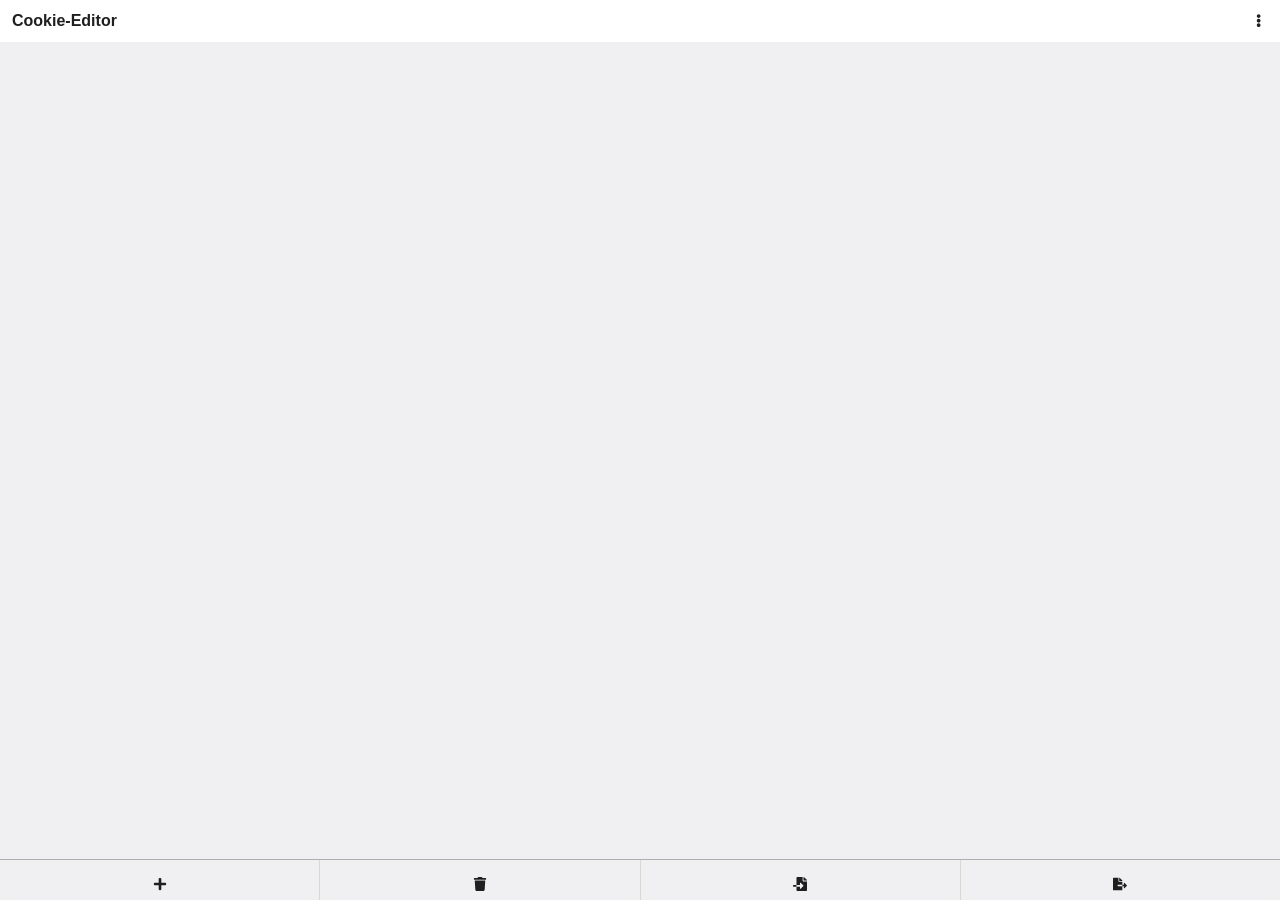
<file: extensions/cookie-editor/interface/devtools/cookie-list.html>
<!doctype html>

<html lang="en">
  <head>
    <meta charset="utf-8" />
    <meta name="viewport" content="width=device-width, initial-scale=1.0" />
    <link rel="stylesheet" href="../popup/style.css" />
    <link rel="stylesheet" href="style.css" />
    <title>Cookie-Editor</title>
  </head>

  <body>
    <div id="pageTitle">
      <h1 class="container">Cookie-Editor</h1>
      <div id="main-menu">
        <button id="main-menu-button">
          <svg class="icon">
            <use href="../sprites/solid.svg#ellipsis-v"></use>
          </svg>
        </button>
        <div id="version"></div>
        <div id="main-menu-content">
          <label
            class="menu-item switch"
            for="advanced-toggle-all"
            id="advanced-toggle-all-label"
          >
            Show Advanced
            <label class="switch">
              <input
                type="checkbox"
                id="advanced-toggle-all"
                aria-describedby="advanced-toggle-all-label"
              />
              <span class="slider"></span>
            </label>
          </label>
          <button class="menu-item" id="menu-all-options">
            See All Options
            <svg class="icon">
              <use href="../sprites/solid.svg#external-link-alt"></use>
            </svg>
          </button>
        </div>
      </div>
    </div>

    <div id="ad-container"></div>

    <div id="cookie-container"></div>

    <div class="panel button-bar active" id="button-bar-default">
      <div class="panel-section panel-section-footer">
        <button
          class="panel-section-footer-button"
          id="create-cookie"
          type="button"
        >
          <div>
            <svg class="icon"><use href="../sprites/solid.svg#plus"></use></svg>
            <div class="tooltip" role="tooltip">Add</div>
          </div>
        </button>
        <div class="panel-section-footer-separator"></div>

        <button
          class="panel-section-footer-button danger"
          id="delete-all-cookies"
          type="button"
        >
          <div>
            <svg class="icon">
              <use href="../sprites/solid.svg#trash"></use>
            </svg>
            <div class="tooltip" role="tooltip">Delete All</div>
          </div>
        </button>
        <div class="panel-section-footer-separator"></div>

        <button
          class="panel-section-footer-button"
          id="import-cookies"
          type="button"
        >
          <div>
            <svg class="icon">
              <use href="../sprites/solid.svg#file-import"></use>
            </svg>
            <div class="tooltip" role="tooltip">Import</div>
          </div>
        </button>
        <div class="panel-section-footer-separator"></div>

        <button
          class="panel-section-footer-button"
          id="export-cookies"
          type="button"
        >
          <div>
            <svg class="icon">
              <use href="../sprites/solid.svg#file-export"></use>
            </svg>
            <div class="tooltip" role="tooltip">Export</div>
          </div>
        </button>
      </div>
    </div>

    <div class="panel button-bar" id="button-bar-add">
      <div class="panel-section panel-section-footer">
        <button
          class="panel-section-footer-button"
          id="return-list-add"
          type="button"
        >
          <div>
            <svg class="icon">
              <use href="../sprites/solid.svg#arrow-left"></use>
            </svg>
            <div class="tooltip" role="tooltip">Cancel</div>
          </div>
        </button>
        <div class="panel-section-footer-separator"></div>

        <button
          class="panel-section-footer-button primary"
          id="save-create-cookie"
          type="button"
        >
          <div>
            <svg class="icon"><use href="../sprites/solid.svg#save"></use></svg>
            <div class="tooltip" role="tooltip">Add</div>
          </div>
        </button>
      </div>
    </div>

    <div class="panel button-bar" id="button-bar-import">
      <div class="panel-section panel-section-footer">
        <button
          class="panel-section-footer-button"
          id="return-list-import"
          type="button"
        >
          <div>
            <svg class="icon">
              <use href="../sprites/solid.svg#arrow-left"></use>
            </svg>
            <div class="tooltip" role="tooltip">Cancel</div>
          </div>
        </button>
        <div class="panel-section-footer-separator"></div>

        <button
          class="panel-section-footer-button primary"
          id="save-import-cookie"
          type="button"
        >
          <div>
            <svg class="icon">
              <use href="../sprites/solid.svg#file-import"></use>
            </svg>
            <div class="tooltip" role="tooltip">Import</div>
          </div>
        </button>
      </div>
    </div>

    <div id="notification-container">
      <div id="notification">
        <span></span>
        <button
          id="notification-dismiss"
          aria-label="Dismiss Notification"
          type="button"
        >
          <svg class="icon"><use href="../sprites/solid.svg#times"></use></svg>
        </button>
      </div>
    </div>

    <script src="../lib/isDevtools.js"></script>
    <script type="module" src="../popup/cookie-list.js"></script>

    <template id="tmp-cookie">
      <li data-name="" class="cookie">
        <div
          class="header container"
          tabindex="0"
          role="button"
          aria-expanded="false"
        >
          <svg class="icon arrow">
            <use href="../sprites/solid.svg#angle-down"></use>
          </svg>
          <span class="header-name"></span>
          <span class="header-extra-info"></span>
          <div class="btns">
            <button
              class="delete"
              data-tooltip-left="Delete"
              aria-label="Delete"
              tabindex="-1"
              type="button"
            >
              <svg class="icon">
                <use href="../sprites/solid.svg#trash"></use>
              </svg>
            </button>
          </div>
        </div>
        <div class="expando" aria-hidden="true" role="region">
          <div class="wrapper">
            <div class="action-btns">
              <button
                class="delete"
                data-tooltip="Delete"
                aria-label="Delete"
                type="button"
              >
                <svg class="icon">
                  <use href="../sprites/solid.svg#trash"></use>
                </svg>
              </button>
              <button
                class="save"
                data-tooltip="Save"
                aria-label="Save"
                type="submit"
              >
                <svg class="icon">
                  <use href="../sprites/solid.svg#save"></use>
                </svg>
              </button>
            </div>
            <form data-id="" class="form container">
              <div>
                <label class="label-name">Name</label>
                <input name="name" type="text" class="input-name" />
              </div>
              <div>
                <label class="label-value">Value</label>
                <textarea name="value" class="input-value"></textarea>
              </div>
              <button class="advanced-toggle" type="button">
                Show Advanced
              </button>
              <div class="advanced-form">
                <div>
                  <label class="label-domain">Domain</label>
                  <input name="domain" type="text" class="input-domain" />
                </div>
                <div>
                  <label class="label-path">Path</label>
                  <input name="path" type="text" class="input-path" />
                </div>
                <div>
                  <label class="label-expiration">Expiration</label>
                  <input
                    name="expiration"
                    type="text"
                    class="input-expiration"
                  />
                </div>
                <div>
                  <label class="label-sameSite">Same Site</label>
                  <select name="sameSite" class="input-sameSite">
                    <option value="no_restriction">None</option>
                    <option value="lax">Lax</option>
                    <option value="strict">Strict</option>
                  </select>
                </div>
                <div class="checkbox-list">
                  <label class="label-hostOnly">
                    <input
                      type="checkbox"
                      name="hostOnly"
                      class="input-hostOnly"
                    />
                    Host Only
                  </label>
                  <label class="label-session">
                    <input
                      type="checkbox"
                      name="session"
                      class="input-session"
                    />
                    Session
                  </label>
                  <label class="label-secure">
                    <input type="checkbox" name="secure" class="input-secure" />
                    Secure
                  </label>
                  <label class="label-httpOnly">
                    <input
                      type="checkbox"
                      name="httpOnly"
                      class="input-httpOnly"
                    />
                    Http Only
                  </label>
                </div>
              </div>
            </form>
          </div>
        </div>
      </li>
    </template>

    <template id="tmp-import">
      <form class="form container import">
        <div>
          <label for="content-import">
            Supported format: JSON, Header string, Netscape.
          </label>
          <textarea
            class="json"
            name="content"
            id="content-import"
            placeholder='JSON:	&#10;[{"name":"Cookie","value":"text",[...]}] &#10;&#10;Header String:	&#10;Cookie=text;Editor=yes	&#10;&#10;Netscape:	&#10;# Netscape HTTP Cookie File	&#10;# [...]	&#10;cookie-editor.com[...]	Cookie	text'
          ></textarea>
        </div>
      </form>
    </template>

    <template id="tmp-create">
      <form class="form container create">
        <div>
          <label for="name-create">Name</label>
          <input name="name" type="text" value="" id="name-create" />
        </div>
        <div>
          <label for="value-create">Value</label>
          <textarea name="value" id="value-create"></textarea>
        </div>
      </form>
    </template>

    <template id="tmp-empty">
      <p class="container" id="no-cookies">
        This page does not have any cookies.
      </p>
    </template>

    <template id="tmp-no-permission">
      <div class="container" id="no-permission">
        You do not have the permission required to read the cookies for this
        page.
        <div>
          Request permission for...
          <div class="button-container">
            <button
              id="request-permission"
              title="Request permission to read cookies for this site."
            >
              This site
            </button>
            <button
              id="request-permission-all"
              title="Request permission to read cookies for all sites."
            >
              All sites
            </button>
          </div>
        </div>
      </div>
    </template>

    <template id="tmp-permission-impossible">
      <div class="container" id="permission-impossible">
        Cookie-Editor can't display cookies for this page.
      </div>
    </template>

    <template id="tmp-search-bar">
      <li>
        <div id="searchContainer">
          <svg class="icon search">
            <use href="../sprites/solid.svg#search"></use>
          </svg>
          <input id="searchField" type="text" placeholder="Search" />
        </div>
      </li>
    </template>

    <template id="tmp-export-options">
      <div id="export-menu">
        <h3>Export As:</h3>
        <button id="export-json" type="button">JSON</button>
        <button id="export-headerstring" type="button">Header String</button>
        <button id="export-netscape" type="button">Netscape</button>
      </div>
    </template>

    <template id="tmp-ad-item">
      <div>
        <span class="ad-tag">Ad</span>
        <div class="ad-link">
          <a href="" target="_blank" rel="noopener noreferrer">Ad Text!</a>
        </div>
        <div class="ad-actions">
          <button class="dont-show">Not interested</button>
          <button class="later">Later</button>
        </div>
      </div>
    </template>
  </body>
</html>
</file>
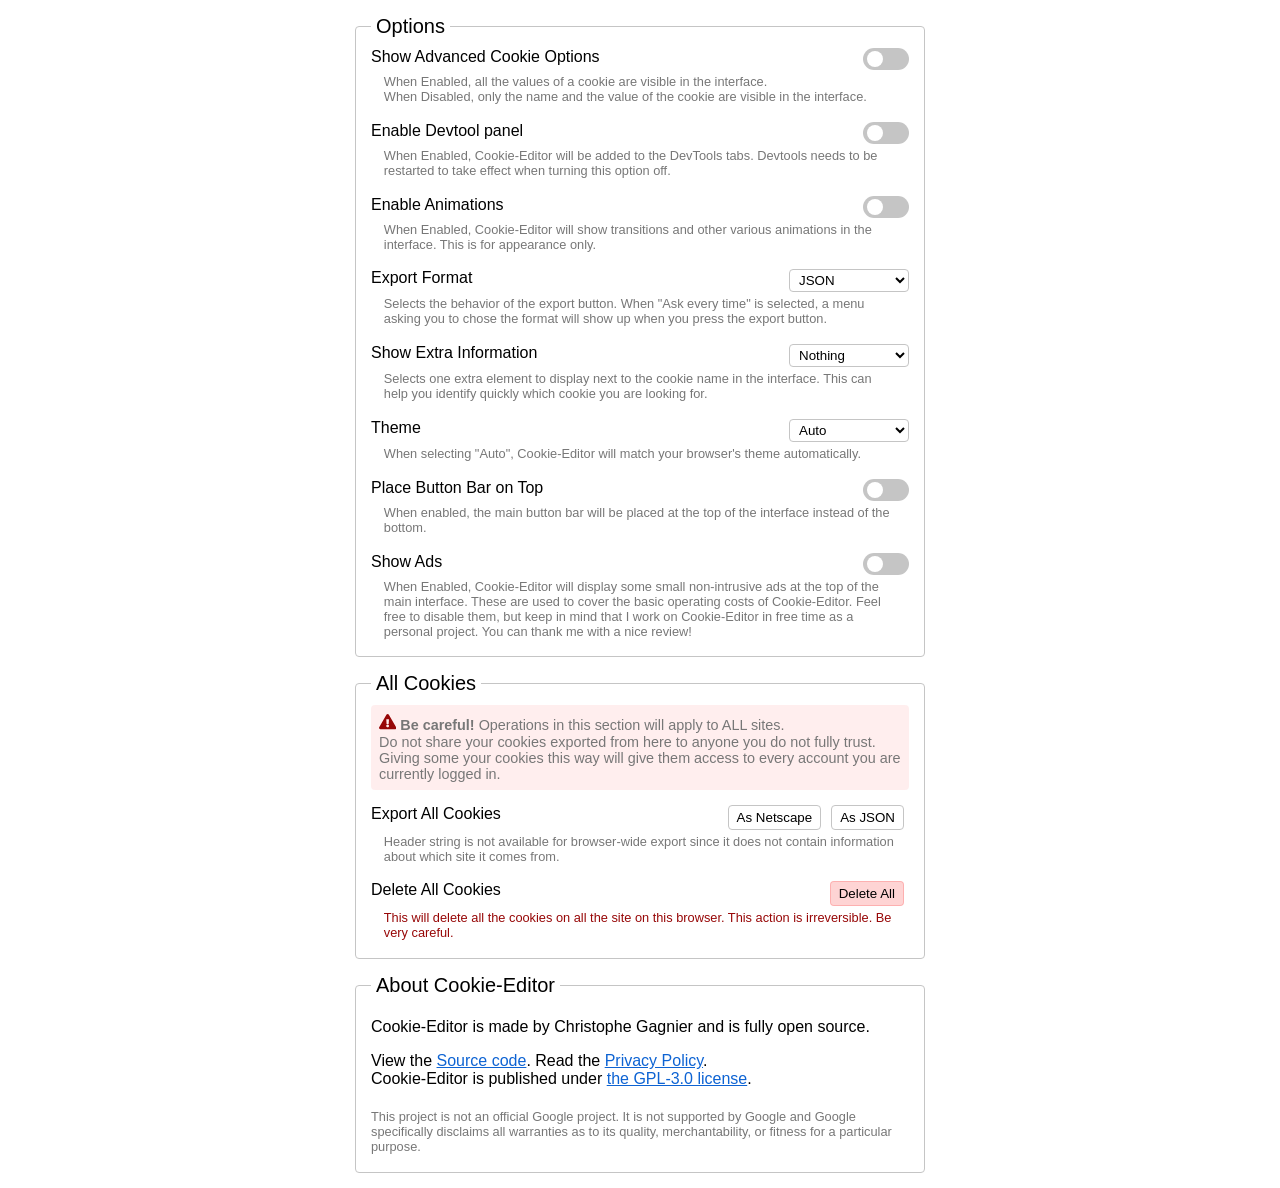
<file: extensions/cookie-editor/interface/options/options.html>
<!doctype html>

<html lang="en">

<head>
  <meta charset="utf-8" />
  <meta name="viewport" content="width=device-width, initial-scale=1.0" />
  <script src="options.js" type="module" defer></script>
  <link rel="stylesheet" href="style.css" />
  <link rel="stylesheet" href="../theme/switch.css" />
  <title>Cookie-Editor Options</title>
</head>

<body>
  <div class="container">
    <fieldset>
      <legend>Options</legend>
      <div class="input-container">
        <label for="advanced-cookie">Show Advanced Cookie Options</label>
        <label class="switch">
          <input type="checkbox" id="advanced-cookie" aria-describedby="advanced-cookie-hint" />
          <span class="slider"></span>
        </label>
        <div class="hint" id="advanced-cookie-hint">
          When Enabled, all the values of a cookie are visible in the
          interface.<br />
          When Disabled, only the name and the value of the cookie are visible
          in the interface.
        </div>
      </div>

      <div class="input-container">
        <label for="devtool-show">Enable Devtool panel</label>
        <label class="switch">
          <input type="checkbox" id="devtool-show" aria-describedby="devtool-show-hint" />
          <span class="slider"></span>
        </label>
        <div class="hint" id="devtool-show-hint">
          When Enabled, Cookie-Editor will be added to the DevTools tabs.
          Devtools needs to be restarted to take effect when turning this
          option off.
        </div>
      </div>

      <div class="input-container">
        <label for="animations-enabled">Enable Animations</label>
        <label class="switch">
          <input type="checkbox" id="animations-enabled" aria-describedby="animations-enabled-hint" />
          <span class="slider"></span>
        </label>
        <div class="hint" id="animations-enabled-hint">
          When Enabled, Cookie-Editor will show transitions and other various
          animations in the interface. This is for appearance only.
        </div>
      </div>

      <div class="input-container">
        <label for="export-format">Export Format</label>
        <select id="export-format" aria-describedby="export-format-hint">
          <option value="json">JSON</option>
          <option value="headerstring">Header String</option>
          <option value="netscape">Netscape</option>
          <option value="ask">Ask every time</option>
        </select>
        <div class="hint" id="export-format-hint">
          Selects the behavior of the export button. When "Ask every time" is
          selected, a menu asking you to chose the format will show up when
          you press the export button.
        </div>
      </div>

      <div class="input-container">
        <label for="extra-info">Show Extra Information</label>
        <select id="extra-info" aria-describedby="v-hint">
          <option value="nothing">Nothing</option>
          <option value="value">Value</option>
          <option value="domain">Domain</option>
          <option value="path">Path</option>
          <option value="expiration">Expiration</option>
          <option value="samesite">Same Site</option>
          <option value="hostonly">Host Only</option>
          <option value="session">Session</option>
          <option value="secure">Secure</option>
          <option value="httponly">Http Only</option>
        </select>
        <div class="hint" id="extra-info-hint">
          Selects one extra element to display next to the cookie name in the
          interface. This can help you identify quickly which cookie you are
          looking for.
        </div>
      </div>

      <div class="input-container">
        <label for="theme">Theme</label>
        <select id="theme" aria-describedby="theme-hint">
          <option value="auto">Auto</option>
          <option value="light">Light</option>
          <option value="dark">Dark</option>
        </select>
        <div class="hint" id="theme-hint">
          When selecting "Auto", Cookie-Editor will match your browser's theme
          automatically.
        </div>
      </div>

      <div class="input-container">
        <label for="button-bar-top">Place Button Bar on Top</label>
        <label class="switch">
          <input type="checkbox" id="button-bar-top" aria-describedby="button-bar-top-hint" />
          <span class="slider"></span>
        </label>
        <div class="hint" id="button-bar-top-hint">
          When enabled, the main button bar will be placed at the top of the
          interface instead of the bottom.
        </div>
      </div>
      
      <div class="input-container">
        <label for="ads-enabled">Show Ads</label>
        <label class="switch">
          <input type="checkbox" id="ads-enabled" aria-describedby="ads-enabled-hint" />
          <span class="slider"></span>
        </label>
        <div class="hint" id="ads-enabled-hint">
          When Enabled, Cookie-Editor will display some small non-intrusive ads at the
          top of the main interface. These are used to cover the basic operating
          costs of Cookie-Editor. Feel free to disable them, but keep in mind
          that I work on Cookie-Editor in free time as a personal project.
          You can thank me with a nice review!
          <span class="github-sponsor hidden">
            You can also
            <a href="https://github.com/sponsors/Moustachauve/" target="_blank">
              sponsor me on Github</a>.
          </span>
        </div>
      </div>
    </fieldset>

    <fieldset>
      <legend>All Cookies</legend>
      <div class="notice danger">
        <svg class="icon">
          <use href="../sprites/solid.svg#exclamation-triangle"></use>
        </svg>
        <strong>Be careful!</strong> Operations in this section will apply to ALL sites.
         <br />
        Do not share your cookies exported from here to anyone you do not
        fully trust. Giving some your cookies this way will give them access
        to every account you are currently logged in.
      </div>
      <div class="input-container">
        Export All Cookies
        <div class="button-group">
          <button id="export-all-json">As JSON</button>
          <button id="export-all-netscape">As Netscape</button>
        </div>
        <div class="hint">
          Header string is not available for browser-wide export since it does
          not contain information about which site it comes from.
        </div>
      </div>
      <div class="input-container">
        Delete All Cookies
        <button class="danger" id="delete-all">Delete All</button>
        <div class="hint danger">
          This will delete all the cookies on all the site on this browser.
          This action is irreversible. Be very careful.
        </div>
      </div>
    </fieldset>

    <fieldset>
      <legend>About Cookie-Editor</legend>
      <p>
        Cookie-Editor is made by Christophe Gagnier and is fully open source.
      </p>
      <p>
        View the
        <a href="https://github.com/Moustachauve/cookie-editor" target="_blank">Source code</a>. Read the
        <a href="https://cookie-editor.com/privacy.html" target="_blank">Privacy Policy</a>. <br />
        Cookie-Editor is published under
        <a href="https://github.com/Moustachauve/cookie-editor/blob/master/LICENSE" target="_blank">the GPL-3.0
          license</a>.
      </p>
      <p class="github-sponsor hidden">
        <em>Are you enjoying Cookie-Editor?</em><br />
        I would be really greatful if you considered supporting my work by
        sponsering me on Github.
        <a href="https://github.com/sponsors/Moustachauve/" target="_blank">Learn more</a>.
      </p>
      <p class="disclaimer">
        This project is not an official Google project. It is not supported by
        Google and Google specifically disclaims all warranties as to its
        quality, merchantability, or fitness for a particular purpose.
      </p>
    </fieldset>
  </div>
</body>

</html>
</file>
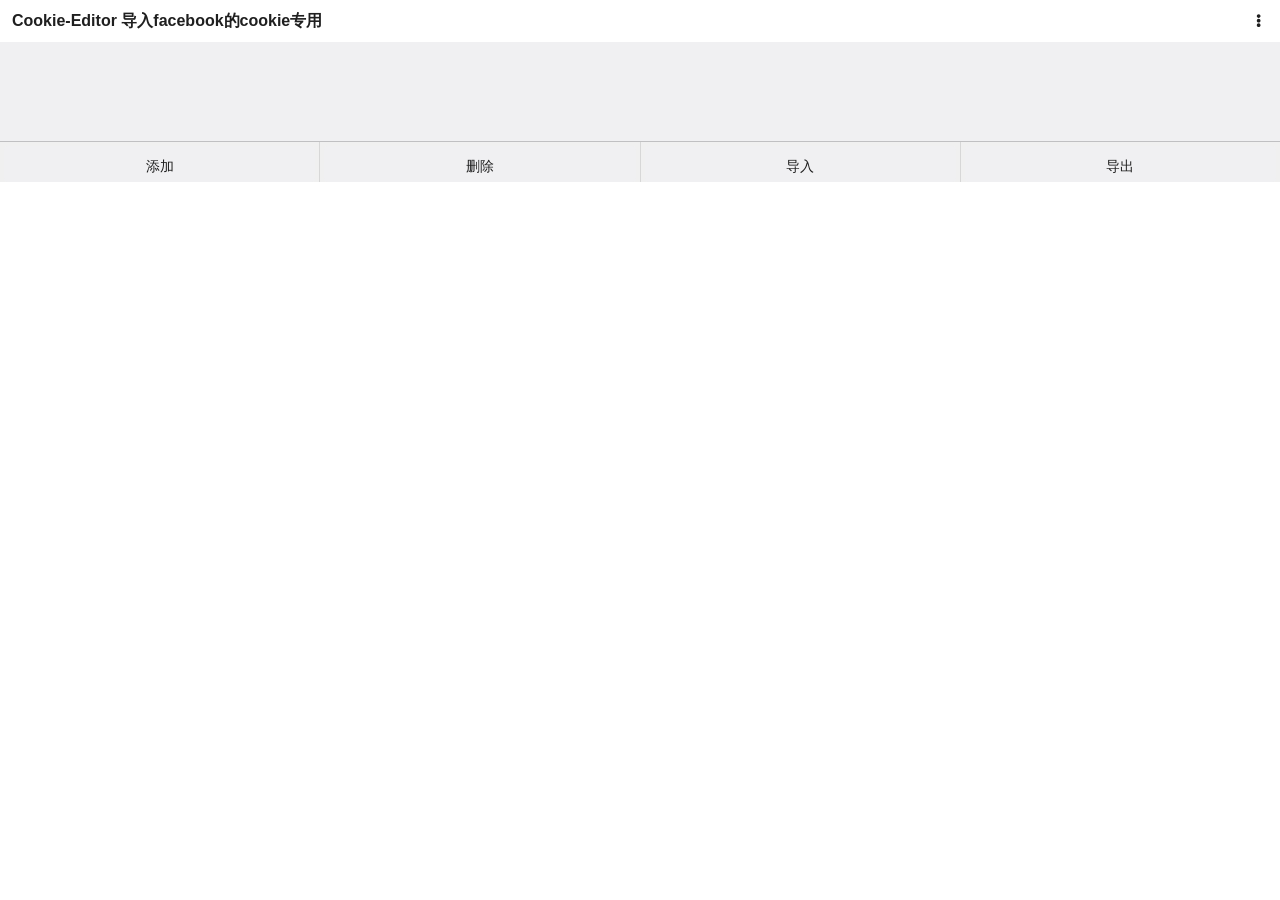
<file: extensions/cookie-editor/interface/popup/cookie-list.html>
<!doctype html>

<html lang="en">
  <head>
    <meta charset="utf-8" />
    <meta name="viewport" content="width=device-width, initial-scale=1.0" />
    <link rel="stylesheet" href="style.css" />
    <title>Cookie-Editor</title>
  </head>

  <body class="notransition">
    <div id="pageTitle">
      <h1 class="container">Cookie-Editor 导入facebook的cookie专用</h1>
      <div id="version"></div>
      <div id="main-menu">
        <button id="main-menu-button">
          <svg class="icon">
            <use href="../sprites/solid.svg#ellipsis-v"></use>
          </svg>
        </button>
        <div id="main-menu-content">
          <label
            class="menu-item switch"
            for="advanced-toggle-all"
            id="advanced-toggle-all-label"
          >
            Show Advanced
            <label class="switch">
              <input
                type="checkbox"
                id="advanced-toggle-all"
                aria-describedby="advanced-toggle-all-label"
              />
              <span class="slider"></span>
            </label>
          </label>
          <button class="menu-item" id="menu-all-options">
            See All Options
            <svg class="icon">
              <use href="../sprites/solid.svg#external-link-alt"></use>
            </svg>
          </button>
        </div>
      </div>
    </div>

    <div id="cookie-container"></div>

    <div class="panel button-bar active" id="button-bar-default">
      <div class="panel-section panel-section-footer">
        <button
          class="panel-section-footer-button"
          id="create-cookie"
          type="button"
        >添加</button>
        <div class="panel-section-footer-separator"></div>

        <button
          class="panel-section-footer-button danger"
          id="delete-all-cookies"
          type="button"
        >删除</button>
        <div class="panel-section-footer-separator"></div>

        <button
          class="panel-section-footer-button"
          id="import-cookies"
          type="button"
        >导入</button>
        <div class="panel-section-footer-separator"></div>

        <button
          class="panel-section-footer-button"
          id="export-cookies"
          type="button"
        >导出</button>
      </div>
    </div>

    <div class="panel button-bar" id="button-bar-add">
      <div class="panel-section panel-section-footer">
        <button
          class="panel-section-footer-button"
          id="return-list-add"
          type="button"
        >取消</button>
        <div class="panel-section-footer-separator"></div>

        <button
          class="panel-section-footer-button primary"
          id="save-create-cookie"
          type="button"
        >添加</button>
      </div>
    </div>

    <div class="panel button-bar" id="button-bar-import">
      <div class="panel-section panel-section-footer">
        <button
          class="panel-section-footer-button"
          id="return-list-import"
          type="button"
        >取消</button>
        <div class="panel-section-footer-separator"></div>

        <button
          class="panel-section-footer-button primary"
          id="save-import-cookie"
          type="button"
        >导入</button>
      </div>
    </div>

    <div id="notification-container">
      <div id="notification">
        <span></span>
        <button
          id="notification-dismiss"
          aria-label="Dismiss Notification"
          type="button"
        >
          <svg class="icon"><use href="../sprites/solid.svg#times"></use></svg>
        </button>
      </div>
    </div>

    <script src="../lib/isPopup.js"></script>
    <script type="module" src="cookie-list.js"></script>

    <template id="tmp-cookie">
      <li data-name="" class="cookie">
        <div
          class="header container"
          tabindex="0"
          role="button"
          aria-expanded="false"
        >
          <svg class="icon arrow">
            <use href="../sprites/solid.svg#angle-down"></use>
          </svg>
          <span class="header-name"></span>
          <span class="header-extra-info"></span>
          <div class="btns">
            <button
              class="delete"
              data-tooltip-left="Delete"
              aria-label="Delete"
              tabindex="-1"
              type="button"
            >
              <svg class="icon">
                <use href="../sprites/solid.svg#trash"></use>
              </svg>
            </button>
          </div>
        </div>
        <div class="expando" aria-hidden="true" role="region">
          <div class="wrapper">
            <div class="action-btns">
              <button
                class="delete"
                data-tooltip="Delete"
                aria-label="Delete"
                type="button"
              >
                <svg class="icon">
                  <use href="../sprites/solid.svg#trash"></use>
                </svg>
              </button>
              <button
                class="save"
                data-tooltip="Save"
                aria-label="Save"
                type="submit"
              >
                <svg class="icon">
                  <use href="../sprites/solid.svg#save"></use>
                </svg>
              </button>
            </div>
            <form data-id="" class="form container">
              <div>
                <label class="label-name">Name</label>
                <input name="name" type="text" class="input-name" />
              </div>
              <div>
                <label class="label-value">Value</label>
                <textarea name="value" class="input-value"></textarea>
              </div>
              <button class="advanced-toggle" type="button">
                Show Advanced
              </button>
              <div class="advanced-form">
                <div>
                  <label class="label-domain">Domain</label>
                  <input name="domain" type="text" class="input-domain" />
                </div>
                <div>
                  <label class="label-path">Path</label>
                  <input name="path" type="text" class="input-path" />
                </div>
                <div>
                  <label class="label-expiration">Expiration</label>
                  <input
                    name="expiration"
                    type="text"
                    class="input-expiration"
                  />
                </div>
                <div>
                  <label class="label-sameSite">Same Site</label>
                  <select name="sameSite" class="input-sameSite">
                    <option value="no_restriction">None</option>
                    <option value="lax">Lax</option>
                    <option value="strict">Strict</option>
                  </select>
                </div>
                <div class="checkbox-list">
                  <label class="label-hostOnly">
                    <input
                      type="checkbox"
                      name="hostOnly"
                      class="input-hostOnly"
                    />
                    Host Only
                  </label>
                  <label class="label-session">
                    <input
                      type="checkbox"
                      name="session"
                      class="input-session"
                    />
                    Session
                  </label>
                  <label class="label-secure">
                    <input type="checkbox" name="secure" class="input-secure" />
                    Secure
                  </label>
                  <label class="label-httpOnly">
                    <input
                      type="checkbox"
                      name="httpOnly"
                      class="input-httpOnly"
                    />
                    Http Only
                  </label>
                </div>
              </div>
            </form>
          </div>
        </div>
      </li>
    </template>

    <template id="tmp-import">
      <form class="form container import">
        <div>
          <label for="content-import">支持格式：JSON、Header String、Netscape。</label>
          <textarea
            class="json"
            name="content"
            id="content-import"
            placeholder="JSON：&#10;[{&quot;name&quot;:&quot;Cookie&quot;,&quot;value&quot;:&quot;text&quot;,[...]}]&#10;&#10;Header String：&#10;Cookie=text;Editor=yes&#10;&#10;Netscape：&#10;# Netscape HTTP Cookie File&#10;# [...]&#10;cookie-editor.com[...]	Cookie	text"
          ></textarea>
        </div>
      </form>
    </template>

    <template id="tmp-export">
      <form class="form container export sbro">
        <div>
          <label for="content-export">Json Only Format Exporter</label>
          <textarea
            class="json"
            name="content"
            id="content-export"
            placeholder="Export your  here"
          >
          </textarea>
        </div>
      </form>
    </template>

    <template id="tmp-create">
      <form class="form container create">
        <div>
          <label for="name-create">名称</label>
          <input name="name" type="text" value="" id="name-create" />
        </div>
        <div>
          <label for="value-create">值</label>
          <textarea name="value" id="value-create"></textarea>
        </div>
      </form>
    </template>

    <template id="tmp-empty">
      <p class="container" id="no-cookies">
        This page does not have any cookies.
      </p>
    </template>

    <template id="tmp-no-permission">
      <div class="container" id="no-permission">
        You do not have the permission required to read the cookies for this
        page.
        <div>
          Request permission for...
          <div class="button-container">
            <button
              id="request-permission"
              title="Request permission to read cookies for this site."
            >
              This site
            </button>
            <button
              id="request-permission-all"
              title="Request permission to read cookies for all sites."
            >
              All sites
            </button>
          </div>
        </div>
      </div>
    </template>

    <template id="tmp-permission-impossible">
      <div class="container" id="permission-impossible">
        Cookie-Editor can't display cookies for this page.
      </div>
    </template>

    <template id="tmp-search-bar">
      <li>
        <div id="searchContainer">
          <svg class="icon search">
            <use href="../sprites/solid.svg#search"></use>
          </svg>
          <input id="searchField" type="text" placeholder="Search" />
        </div>
      </li>
    </template>

    <template id="tmp-export-options">
      <div id="export-menu">
        <h3>Export As:</h3>
        <button id="export-json" type="button">JSON</button>
        <button id="export-headerstring" type="button">Header String</button>
        <button id="export-netscape" type="button">Netscape</button>
      </div>
    </template>

    <template id="tmp-ad-item">
      <div>
        <span class="ad-tag">Ad</span>
        <div class="ad-link">
          <a href="" target="_blank" rel="noopener noreferrer">Ad Text!</a>
        </div>
        <div class="ad-actions">
          <button class="dont-show">Not interested</button>
          <button class="later">Later</button>
        </div>
      </div>
    </template>
  </body>
</html>
</file>
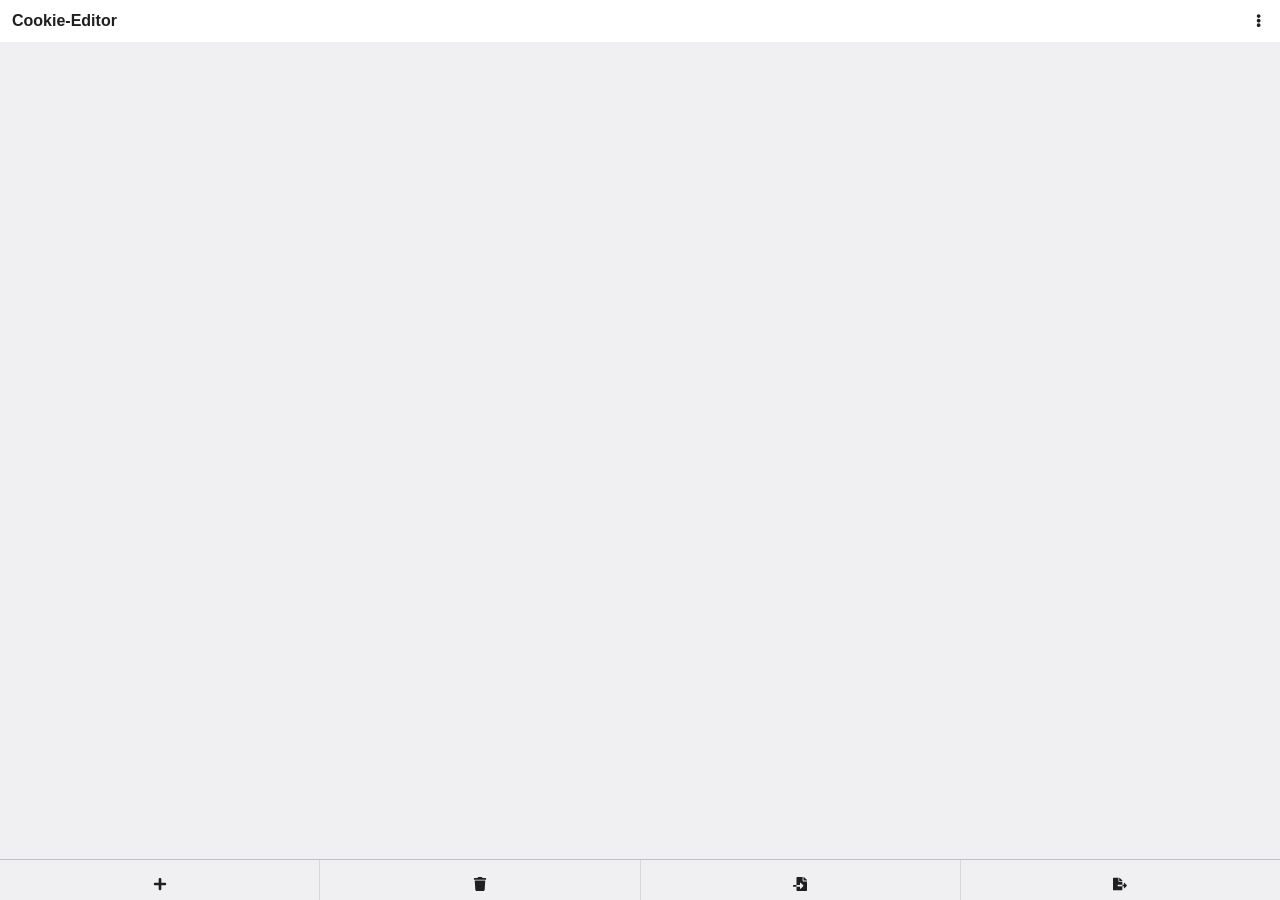
<file: extensions/cookie-editor/interface/sidepanel/cookie-list.html>
<!doctype html>

<html lang="en">
  <head>
    <meta charset="utf-8" />
    <meta name="viewport" content="width=device-width, initial-scale=1.0" />
    <link rel="stylesheet" href="../popup/style.css" />
    <link rel="stylesheet" href="style.css" />
    <title>Cookie-Editor</title>
  </head>

  <body>
    <div id="pageTitle">
      <h1 class="container">Cookie-Editor</h1>
      <div id="version"></div>
      <div id="main-menu">
        <button id="main-menu-button">
          <svg class="icon">
            <use href="../sprites/solid.svg#ellipsis-v"></use>
          </svg>
        </button>
        <div id="main-menu-content">
          <label
            class="menu-item switch"
            for="advanced-toggle-all"
            id="advanced-toggle-all-label"
          >
            Show Advanced
            <label class="switch">
              <input
                type="checkbox"
                id="advanced-toggle-all"
                aria-describedby="advanced-toggle-all-label"
              />
              <span class="slider"></span>
            </label>
          </label>
          <button class="menu-item" id="menu-all-options">
            See All Options
            <svg class="icon">
              <use href="../sprites/solid.svg#external-link-alt"></use>
            </svg>
          </button>
        </div>
      </div>
    </div>

    <div id="ad-container"></div>

    <div id="cookie-container"></div>

    <div class="panel button-bar active" id="button-bar-default">
      <div class="panel-section panel-section-footer">
        <button
          class="panel-section-footer-button"
          id="create-cookie"
          type="button"
        >
          <div>
            <svg class="icon"><use href="../sprites/solid.svg#plus"></use></svg>
            <div class="tooltip" role="tooltip">Add</div>
          </div>
        </button>
        <div class="panel-section-footer-separator"></div>

        <button
          class="panel-section-footer-button danger"
          id="delete-all-cookies"
          type="button"
        >
          <div>
            <svg class="icon">
              <use href="../sprites/solid.svg#trash"></use>
            </svg>
            <div class="tooltip" role="tooltip">Delete All</div>
          </div>
        </button>
        <div class="panel-section-footer-separator"></div>

        <button
          class="panel-section-footer-button"
          id="import-cookies"
          type="button"
        >
          <div>
            <svg class="icon">
              <use href="../sprites/solid.svg#file-import"></use>
            </svg>
            <div class="tooltip" role="tooltip">Import</div>
          </div>
        </button>
        <div class="panel-section-footer-separator"></div>

        <button
          class="panel-section-footer-button"
          id="export-cookies"
          type="button"
        >
          <div>
            <svg class="icon">
              <use href="../sprites/solid.svg#file-export"></use>
            </svg>
            <div class="tooltip" role="tooltip">Export</div>
          </div>
        </button>
      </div>
    </div>

    <div class="panel button-bar" id="button-bar-add">
      <div class="panel-section panel-section-footer">
        <button
          class="panel-section-footer-button"
          id="return-list-add"
          type="button"
        >
          <div>
            <svg class="icon">
              <use href="../sprites/solid.svg#arrow-left"></use>
            </svg>
            <div class="tooltip" role="tooltip">Cancel</div>
          </div>
        </button>
        <div class="panel-section-footer-separator"></div>

        <button
          class="panel-section-footer-button primary"
          id="save-create-cookie"
          type="button"
        >
          <div>
            <svg class="icon"><use href="../sprites/solid.svg#save"></use></svg>
            <div class="tooltip" role="tooltip">Add</div>
          </div>
        </button>
      </div>
    </div>

    <div class="panel button-bar" id="button-bar-import">
      <div class="panel-section panel-section-footer">
        <button
          class="panel-section-footer-button"
          id="return-list-import"
          type="button"
        >
          <div>
            <svg class="icon">
              <use href="../sprites/solid.svg#arrow-left"></use>
            </svg>
            <div class="tooltip" role="tooltip">Cancel</div>
          </div>
        </button>
        <div class="panel-section-footer-separator"></div>

        <button
          class="panel-section-footer-button primary"
          id="save-import-cookie"
          type="button"
        >
          <div>
            <svg class="icon">
              <use href="../sprites/solid.svg#file-import"></use>
            </svg>
            <div class="tooltip" role="tooltip">Import</div>
          </div>
        </button>
      </div>
    </div>

    <div id="notification-container">
      <div id="notification">
        <span></span>
        <button
          id="notification-dismiss"
          aria-label="Dismiss Notification"
          type="button"
        >
          <svg class="icon"><use href="../sprites/solid.svg#times"></use></svg>
        </button>
      </div>
    </div>

    <script type="module" src="../popup/cookie-list.js"></script>

    <template id="tmp-cookie">
      <li data-name="" class="cookie">
        <div
          class="header container"
          tabindex="0"
          role="button"
          aria-expanded="false"
        >
          <svg class="icon arrow">
            <use href="../sprites/solid.svg#angle-down"></use>
          </svg>
          <span class="header-name"></span>
          <span class="header-extra-info"></span>
          <div class="btns">
            <button
              class="delete"
              data-tooltip-left="Delete"
              aria-label="Delete"
              tabindex="-1"
              type="button"
            >
              <svg class="icon">
                <use href="../sprites/solid.svg#trash"></use>
              </svg>
            </button>
          </div>
        </div>
        <div class="expando" aria-hidden="true" role="region">
          <div class="wrapper">
            <div class="action-btns">
              <button
                class="delete"
                data-tooltip="Delete"
                aria-label="Delete"
                type="button"
              >
                <svg class="icon">
                  <use href="../sprites/solid.svg#trash"></use>
                </svg>
              </button>
              <button
                class="save"
                data-tooltip="Save"
                aria-label="Save"
                type="submit"
              >
                <svg class="icon">
                  <use href="../sprites/solid.svg#save"></use>
                </svg>
              </button>
            </div>
            <form data-id="" class="form container">
              <div>
                <label class="label-name">Name</label>
                <input name="name" type="text" class="input-name" />
              </div>
              <div>
                <label class="label-value">Value</label>
                <textarea name="value" class="input-value"></textarea>
              </div>
              <button class="advanced-toggle" type="button">
                Show Advanced
              </button>
              <div class="advanced-form">
                <div>
                  <label class="label-domain">Domain</label>
                  <input name="domain" type="text" class="input-domain" />
                </div>
                <div>
                  <label class="label-path">Path</label>
                  <input name="path" type="text" class="input-path" />
                </div>
                <div>
                  <label class="label-expiration">Expiration</label>
                  <input
                    name="expiration"
                    type="text"
                    class="input-expiration"
                  />
                </div>
                <div>
                  <label class="label-sameSite">Same Site</label>
                  <select name="sameSite" class="input-sameSite">
                    <option value="no_restriction">None</option>
                    <option value="lax">Lax</option>
                    <option value="strict">Strict</option>
                  </select>
                </div>
                <div class="checkbox-list">
                  <label class="label-hostOnly">
                    <input
                      type="checkbox"
                      name="hostOnly"
                      class="input-hostOnly"
                    />
                    Host Only
                  </label>
                  <label class="label-session">
                    <input
                      type="checkbox"
                      name="session"
                      class="input-session"
                    />
                    Session
                  </label>
                  <label class="label-secure">
                    <input type="checkbox" name="secure" class="input-secure" />
                    Secure
                  </label>
                  <label class="label-httpOnly">
                    <input
                      type="checkbox"
                      name="httpOnly"
                      class="input-httpOnly"
                    />
                    Http Only
                  </label>
                </div>
              </div>
            </form>
          </div>
        </div>
      </li>
    </template>

    <template id="tmp-import">
      <form class="form container import">
        <div>
          <label for="content-import">
            Supported format: JSON, Header string, Netscape.
          </label>
          <textarea
            class="json"
            name="content"
            id="content-import"
            placeholder='JSON:	&#10;[{"name":"Cookie","value":"text",[...]}] &#10;&#10;Header String:	&#10;Cookie=text;Editor=yes	&#10;&#10;Netscape:	&#10;# Netscape HTTP Cookie File	&#10;# [...]	&#10;cookie-editor.com[...]	Cookie	text'
          ></textarea>
        </div>
      </form>
    </template>

    <template id="tmp-create">
      <form class="form container create">
        <div>
          <label for="name-create">Name</label>
          <input name="name" type="text" value="" id="name-create" />
        </div>
        <div>
          <label for="value-create">Value</label>
          <textarea name="value" id="value-create"></textarea>
        </div>
      </form>
    </template>

    <template id="tmp-empty">
      <p class="container" id="no-cookies">
        This page does not have any cookies.
      </p>
    </template>

    <template id="tmp-no-permission">
      <div class="container" id="no-permission">
        You do not have the permission required to read the cookies for this
        page.
        <div>
          Request permission for...
          <div class="button-container">
            <button
              id="request-permission"
              title="Request permission to read cookies for this site."
            >
              This site
            </button>
            <button
              id="request-permission-all"
              title="Request permission to read cookies for all sites."
            >
              All sites
            </button>
          </div>
        </div>
      </div>
    </template>

    <template id="tmp-permission-impossible">
      <div class="container" id="permission-impossible">
        Cookie-Editor can't display cookies for this page.
      </div>
    </template>

    <template id="tmp-search-bar">
      <li>
        <div id="searchContainer">
          <svg class="icon search">
            <use href="../sprites/solid.svg#search"></use>
          </svg>
          <input id="searchField" type="text" placeholder="Search" />
        </div>
      </li>
    </template>

    <template id="tmp-export-options">
      <div id="export-menu">
        <h3>Export As:</h3>
        <button id="export-json" type="button">JSON</button>
        <button id="export-headerstring" type="button">Header String</button>
        <button id="export-netscape" type="button">Netscape</button>
      </div>
    </template>

    <template id="tmp-ad-item">
      <div>
        <span class="ad-tag">Ad</span>
        <div class="ad-link">
          <a href="" target="_blank" rel="noopener noreferrer">Ad Text!</a>
        </div>
        <div class="ad-actions">
          <button class="dont-show">Not interested</button>
          <button class="later">Later</button>
        </div>
      </div>
    </template>
  </body>
</html>
</file>
<file: extensions/cookie-editor/interface/popup/style.css>
@import url('../theme/light.css');
@import url('../theme/dark.css');
@import url('dark.css');
@import url('../theme/switch.css');
@import url('dola-theme.css');

body {
  display: flex;
  flex-direction: column;
  padding: 0;
  margin: 0;
  min-width: 500px;
  font-size: 12px;
  overflow: hidden;
  font-family: 'Segoe UI', Tahoma, sans-serif;
  color: var(--primary-text-color);
  background-color: var(--primary-surface-color);
}

body * {
  box-sizing: border-box;
  text-align: start;
}

.notransition *, .notransition *::before {
  -webkit-transition: none !important;
  -moz-transition: none !important;
  -o-transition: none !important;
  transition: none !important;
}

button::-moz-focus-inner {
  border: 0;
}

svg.icon {
  height: 1em;
  width: 1em;
  pointer-events: none;
  fill: var(--primary-text-color);
}

.container {
  padding: 8px 12px;
}

#pageTitle {
  overflow: hidden;
  display: flex;
  justify-content: space-between;
}

#pageTitle h1 {
  font-size: 16px;
  line-height: 16px;
  margin: 5px 0;
  overflow: hidden;
  white-space: nowrap;
  text-overflow: ellipsis;
  min-width: 0;
}

#version {
  position: absolute;
  top: 14px;
  right: 36px;
  font-size: 10px;
  color: var(--primary-border-color);
  user-select: none;
}

#main-menu-button {
  position: absolute;
  top: 6px;
  right: 6px;
  height: 30px;
  width: 30px;
  display: flex;
  align-items: center;
  background: none;
  border: none;
  text-align: center;
  border-radius: 40px;
}
#main-menu-button svg {
  margin: 0 auto;
  display: block;
}

#main-menu-button:hover {
  background-color: var(--secondary-surface-color);
}

#main-menu-button:focus-visible {
  outline: 2px solid var(--primary-outline-color);
}

#main-menu-content {
  opacity: 0;
  position: absolute;
  top: -999px;
  right: 10px;
  border-radius: 5px;
  background-color: var(--menu-surface-color);
  box-shadow: 2px 2px 8px rgba(0, 0, 0, 0.35);
  z-index: 10;
  overflow: hidden;
  user-select: none;
  transition: opacity 150ms linear;
}
#main-menu-content.visible {
  top: 35px;
  opacity: 1;
}

#main-menu-content .menu-item {
  display: flex;
  justify-content: space-between;
  align-items: center;
  gap: 14px;
  width: 100%;
  height: 40px;
  line-height: 40px;
  padding: 0 15px;
  cursor: pointer;
  background: transparent;
  color: var(--primary-text-color);
  border: none;
  font-size: inherit;
  font-family: inherit;
  transition: background-color 100ms linear;
}

#main-menu-content .menu-item:hover {
  background-color: var(--menu-surface-hover-color);
}

#main-menu-content .menu-item:focus-visible {
  outline: 2px solid var(--primary-outline-color);
  outline-offset: -3px;
  border-radius: 4px;
}

#main-menu-content .menu-item .switch {
  width: 32px;
  height: 16px;
  vertical-align: middle;
}

#main-menu-content .menu-item .switch .slider:before {
  height: 14px;
  width: 14px;
  bottom: 1px;
  left: 2px;
}
#main-menu-content .menu-item .switch input:checked + .slider:before {
  -webkit-transform: translateX(14px);
  -ms-transform: translateX(14px);
  transform: translateX(14px);
}

h2 {
  margin: 0;
  padding: 0;
}

button {
  cursor: pointer;
}
button:focus {
  outline: 0;
}

#ad-container > div {
  padding: 3px 6px;
  display: flex;
  background-color: var(--ad-surface-color);
}

.ad-tag {
  font-style: italic;
  color: var(--ad-text-color);
}

.ad-link {
  flex: 1;
  padding-left: 5px;
  padding-right: 5px;
}

.ad-link a {
  color: var(--ad-link-color);
}

.ad-link a:hover {
  color: var(--primary-text-color);
}

.ad-actions {
  display: inline-block;
}

.ad-actions button {
  border: none;
  background: transparent;
  font-size: 12px;
  color: var(--ad-link-color);
}

.ad-actions button:hover {
  color: var(--primary-text-color);
  text-decoration: underline;
}
.ad-actions button:focus-visible {
  outline: 2px solid var(--primary-outline-color);
  border-radius: 4px;
}

@media (max-width: 400px) {
  #ad-container > div {
    display: block;
  }
  .ad-link {
    display: inline;
  }
  .ad-actions {
    display: block;
    text-align: right;
    margin-top: 8px;
  }
}


#searchContainer {
  display: flex;
  position: relative;
}

#cookie-container .search {
  position: absolute;
  left: 15px;
  top: 10px;
}

#cookie-container #searchField {
  padding: 8px;
  padding-left: 40px;
  transition: background-color 100ms linear;
  background-color: var(--search-surface-color);
  color: var(--primary-text-color);
}
#cookie-container li .header:focus,
#cookie-container #searchField:focus {
  outline-offset: -3px;
  border-radius: 4px;
}

#cookie-container #searchField:hover,
#cookie-container #searchField:focus {
  background-color: var(--search-surface-hover-color);
}
#cookie-container #searchField.content {
  background-color: var(--search-surface-content-color);
}

#cookie-container #searchField::placeholder {
  color: var(--secondary-text-color);
}

#cookie-container {
  min-height: 100px;
  min-width: 300px;
  max-height: 400px;
  overflow-y: auto;
  background-color: var(--secondary-surface-color);
}

#no-cookies,
#no-permission,
#permission-impossible {
  margin-top: 2em;
  text-align: center;
  font-size: 1.2em;
}

#no-permission {
  margin: 1em auto;
}

#no-permission > div {
  text-align: center;
  padding-top: 5px;
  font-size: 1.1em;
}

#no-permission .button-container {
  display: flex;
  justify-content: center;
  gap: 20px;
  padding-top: 5px;
}

#no-permission button {
  border: 1px solid var(--primary-border-color);
  border-radius: 3px;
  background-color: var(--primary-surface-color);
  color: var(--primary-text-color);
  padding: 8px 25px;
  font-size: 14px;
  transition: all 100ms linear;
}

#no-permission button:hover {
  border-radius: 4px;
  border-color: var(--primary-outline-color);
}

#no-permission button:focus-visible {
  border-radius: 4px;
  outline: 2px solid var(--primary-outline-color);
}

#cookie-container ul {
  margin: 0;
  padding: 0;
  padding-bottom: 15px;
  list-style-type: none;
}

#cookie-container li.hide {
  display: none;
}

#cookie-container .header {
  display: flex;
  align-items: center;
  position: relative;
  cursor: pointer;
  -moz-user-select: none;
  user-select: none;
  background-color: var(--primary-surface-color);
  border: 1px solid var(--primary-border-color);
}

#cookie-container li .header .btns {
  display: block;
  opacity: 0;
  position: absolute;
  right: 5px;
  top: 4px;
  transition: all 100ms ease;
}

/* Firefox display outlines in a strange way */
@-moz-document url-prefix() {
  #cookie-container li .header:focus {
    outline-offset: -3px;
    outline: 2px solid var(--primary-outline-color);
    border-radius: 3px;
  }
}

#cookie-container li .header:hover .btns {
  opacity: 1;
}

#cookie-container li .header .icon.arrow {
  -moz-transition: transform 150ms ease-in 0s;
  transition: transform 150ms ease-in 0s;
  margin-right: 10px;
  flex-shrink: 0;
}

#cookie-container li .header.active .icon.arrow {
  -moz-transform: rotate(180deg);
  transform: rotate(180deg);
}

#cookie-container li .header .header-name,
#cookie-container li .header .header-extra-info {
  white-space: nowrap;
  overflow: hidden;
  text-overflow: ellipsis;
}

#cookie-container li .header .header-name {
  font-weight: 500;
}

#cookie-container li .header .header-extra-info {
  flex-shrink: 9999;
  flex-grow: 1;
  padding-left: 8px;
  padding-right: 3px;
  text-align: right;
  font-size: 0.85em;
  color: var(--secondary-text-color);
}

#cookie-container .expando {
  max-height: 0;
  display: none;
  overflow: hidden;
}

#cookie-container .expando .wrapper {
  flex: 1;
  display: flex;
}

#cookie-container textarea,
#cookie-container input[type='text'],
#cookie-container select {
  width: 100%;
  margin: 0;
  padding: 4px;
  font-family: 'Segoe UI', Tahoma, sans-serif;
  border: 1px solid var(--secondary-border-color);
  background-color: var(--primary-surface-color);
  color: var(--primary-text-color);
}
#cookie-container select option {
  background-color: var(--primary-surface-color);
}

#cookie-container textarea:hover,
#cookie-container input:not([disabled])[type='text']:hover {
  border-color: rgb(82, 130, 192);
  box-shadow: 1px 1px 5px rgba(150, 150, 150, 0.4);
}

#cookie-container textarea:disabled,
#cookie-container input[type='text']:disabled,
#cookie-container select:disabled {
  background-color: var(--secondary-surface-color);
}

.checkbox-list {
  display: flex;
  justify-content: space-between;
  margin-top: 7px;
}

.checkbox-list label,
.checkbox-list input {
  cursor: pointer;
}

.checkbox-list input {
  vertical-align: middle;
  position: relative;
  bottom: 2px;
}

#cookie-container textarea {
  height: 60px;
  resize: none;
}

#cookie-container textarea.json {
  height: 360px;
  font-family: Consolas, Monaco, monospace;
  white-space: pre;
  overflow: auto;
}

label {
  display: block;
  margin: 0;
}

.button-bar {
  display: none;
  z-index: 5;
  background-color: var(--primary-surface-color);
}

.button-bar.active {
  display: block;
}

.expando .container.form {
  flex: 1;
  padding-left: 4px;
}
.container.form label {
  font-weight: 500;
  color: var(--secondary-text-onsurface-color);
}

.action-btns {
  display: flex;
  flex-direction: column;
  align-items: stretch;
  padding: 4px;
}

.action-btns .tooltip {
  display: none;
}

.btns button.delete {
  background-color: var(--primary-surface-color);
  border: 1px solid var(--secondary-border-color);
  height: 24px;
  outline: 0 !important;
  padding: 0 8px 0;
  transition-duration: 250ms;
  transition-property: box-shadow, border;
}

.btns button.delete::-moz-focus-inner {
  border: 0;
  outline: 0;
}

.action-btns button {
  flex: 1 1;
  border: none;
  background-color: transparent;
  cursor: pointer;
  padding: 8px;
  transition: color 75ms;
  transition-timing-function: ease-in;
}

.action-btns button,
.btns button {
  transition: all 100ms ease;
  fill: var(--primary-text-color);
}

.action-btns button:focus {
  outline: 2px solid var(--primary-outline-color);
  border-radius: 4px;
}

button.delete:hover svg,
button.delete:focus svg {
  fill: var(--primary-danger-color);
}
.action-btns button.save:hover svg,
.action-btns button.save:focus svg {
  fill: var(--primary-safe-color);
}

/* Quick workaround the rendering issue for popups */
body,
.expando,
#cookie-container {
  background-image: url('pixel.png');
}

.panel-section-footer {
  background-color: rgba(0, 0, 0, 0.06);
  border-top: 1px solid rgba(0, 0, 0, 0.15);
  display: flex;
  flex-direction: row;
  height: 41px;
  margin-top: -1px;
  padding: 0;
  -moz-user-select: none;
  user-select: none;
  overflow: hidden;
}

.button-bar-top .panel-section-footer {
  border-top: none;
  border-bottom: 1px solid rgba(0, 0, 0, 0.15);
}

.panel-section-footer-button {
  font-size: 14px;
  line-height: 14px;
  flex: 1 1;
  padding: 12px;
  text-align: center;
  cursor: pointer;
  transition: all 150ms ease;
  border: 1px solid transparent;
  background-color: var(--secondary-surface-color);
}
.panel-section-footer-button:hover,
.panel-section-footer-button:focus {
  background-color: rgba(0, 0, 0, 0.08);
  border: 1px solid var(--primary-outline-color);
}
.panel-section-footer-button.primary:hover,
.panel-section-footer-button.primary:focus {
  background-color: var(--button-primary-surface-color);
  color: var(--button-primary-text-color);
  fill: var(--button-primary-text-color);
}
.panel-section-footer-button.danger:hover,
.panel-section-footer-button.danger:focus {
  background-color: var(--button-danger-surface-color);
}

.panel-section-footer-separator {
  background-color: rgba(0, 0, 0, 0.1);
  width: 1px;
  z-index: 99;
}

.sbro {
  display: red !important;
}

.panel-section-footer-button > div {
  text-align: center;
  transition: transform 100ms ease;
}
.panel-section-footer-button .tooltip {
  text-align: center;
  color: var(--secondary-text-color);
  transition: all 200ms ease;
  opacity: 0;
}
.panel-section-footer-button:hover > div,
.panel-section-footer-button:focus > div {
  transform: translateY(-6px);
}
.panel-section-footer-button:hover .tooltip,
.panel-section-footer-button:focus .tooltip {
  color: #444;
  opacity: 1;
}

.panel-section-footer-button.primary .tooltip {
  color: #bfbfbf;
}
.panel-section-footer-button.primary:hover .tooltip,
.panel-section-footer-button.primary:focus .tooltip {
  color: #efefef;
}

#notification-container {
  display: none;
  position: absolute;
  left: 0;
  right: 0;
  bottom: 50px;
  text-align: center;
  opacity: 1;
  transition: opacity 150ms ease-in 0s;
  pointer-events: none;
  padding: 0 25px;
}

.button-bar-top #notification-container {
  bottom: 15px;
}

#notification {
  position: relative;
  display: inline-block;
  padding: 10px 20px;
  padding-right: 25px;
  margin: auto;
  background-color: var(--notification-surface-color);
  border-radius: 5px;
  color: var(--notification-text-color);
  font-size: 14px;
  pointer-events: auto;
  animation-duration: 0.3s;
  animation-fill-mode: both;
  opacity: 0;
  overflow-wrap: break-word;
  word-wrap: break-word;
  word-break: break-word;
  max-width: 100%;
}

.fadeInUp {
  opacity: 0;
  animation-name: fadeInUp;
}
.fadeOutDown {
  opacity: 0;
  animation-name: fadeOutDown;
}

#notification-dismiss {
  position: absolute;
  top: 5px;
  right: 2px;
  background: none;
  border: none;
  background-color: transparent;
  cursor: pointer;
  fill: var(--notification-dismiss-color);
}

#notification-dismiss svg {
  width: 0.9em;
  height: 0.9em;
}
#notification:hover #notification-dismiss {
  fill: var(--notification-dismiss-hover-parent-color);
}
#notification:hover #notification-dismiss:hover,
#notification #notification-dismiss:focus {
  fill: var(--notification-dismiss-hover-color);
}

#notification #notification-dismiss:focus {
  outline: 2px solid var(--notification-dismiss-hover-parent-color);
  border-radius: 3px;
}

@keyframes fadeInUp {
  from {
    transform: translate3d(0, 40px, 0);
  }

  to {
    transform: translate3d(0, 0, 0);
    opacity: 1;
  }
}
@keyframes fadeOutDown {
  from {
    transform: translate3d(0, 0, 0);
    opacity: 1;
  }

  to {
    transform: translate3d(0, 40px, 0);
    opacity: 0;
  }
}

[data-tooltip],
[data-tooltip-left] {
  position: relative;
}

[data-tooltip]::after,
[data-tooltip-left]::after {
  position: absolute;
  top: 49%;
  padding: 3px 10px;
  min-width: 40px;
  background-color: var(--notification-surface-color);
  color: var(--notification-text-color);
  text-align: center;
  border-radius: 4px;
  white-space: nowrap;
  opacity: 0;
  z-index: 50;
  visibility: hidden;
}
[data-tooltip]::after {
  content: attr(data-tooltip);
  left: 100%;
  margin-left: 10px;
  transform: translate(-30px, -50%);
}
[data-tooltip-left]::after {
  content: attr(data-tooltip-left);
  right: 100%;
  margin-right: 7px;
  transform: translate(20px, -50%);
}

[data-tooltip]:hover::after,
[data-tooltip-left]:hover::after,
[data-tooltip]:focus::after,
[data-tooltip-left]:focus::after {
  opacity: 1;
  transition: all 0.1s ease 0.5s;
  visibility: visible;
  transform: translateY(-50%);
}

.anim-value-changed,
#cookie-container .anim-value-changed {
  animation-name: changed-value;
  animation-duration: 0.5s;
}

@keyframes changed-value {
  0% {
    background-color: transparent;
  }
  50% {
    background-color: var(--changed-surface-color);
  }
  100% {
    background-color: transparent;
  }
}

.anim-success,
#cookie-container .anim-success {
  animation-name: success;
  animation-duration: 0.5s;
  border: 1px solid initial;
}

@keyframes success {
  0% {
    background-color: transparent;
  }
  50% {
    background-color: var(--success-surface-color);
  }
  100% {
    background-color: transparent;
  }
}

.advanced-form {
  display: none;
}
.advanced-form.show {
  display: block;
}
.advanced-toggle {
  display: block;
  width: 100%;
  background: transparent;
  color: var(--secondary-text-color);
  border: none;
  text-align: right;
  font-size: 11px;
  text-decoration: underline;
  cursor: pointer;
  user-select: none;
}
.advanced-toggle:hover,
.advanced-toggle:focus {
  color: var(--primary-text-color);
}
.advanced-toggle:focus-visible {
  outline: 2px solid var(--primary-outline-color);
  border-radius: 4px;
}

#export-menu {
  border-radius: 5px;
  position: fixed;
  bottom: 51px;
  right: 15px;
  min-width: 100px;
  background-color: var(--menu-surface-color);
  box-shadow: 2px 2px 8px rgba(0, 0, 0, 0.35);
  padding: 10px;
  padding-top: 5px;
}

#export-menu:after {
  content: '';
  position: absolute;
  top: 100%;
  right: 25px;
  width: 0;
  height: 0;
  border-top: solid 10px var(--menu-surface-color);
  border-left: solid 10px transparent;
  border-right: solid 10px transparent;
}

.button-bar-top #export-menu {
  top: 92px;
  bottom: auto;
}
.button-bar-top #export-menu:after {
  top: auto;
  bottom: 100%;
  border-top: none;
  border-bottom: solid 10px var(--menu-surface-color);
}

#export-menu h3 {
  margin-top: 0;
  margin-left: 2px;
  margin-bottom: 5px;
  font-size: 1.2em;
}

#export-menu button {
  background-color: var(--menu-surface-color);
  color: var(--primary-text-color);
  border: 1px solid var(--menu-border-color);
  border-radius: 3px;
  padding: 10px;
  font-size: 14px;
  transition: all 100ms linear;
}
#export-menu button:hover {
  border-color: var(--primary-outline-color);
  background-color: rgba(0, 0, 0, 0.03);
  box-shadow: 2px 2px 3px rgba(0, 0, 0, 0.1);
}
</file>
<file: extensions/cookie-editor/interface/devtools/style.css>
html,
body {
  height: 100%;
  min-width: auto;
}

body {
  display: flex;
  flex-direction: column;
  align-items: stretch;
  padding: 0;
  margin: 0;
  width: 100%;
  font-size: 1em;
  overflow: hidden;
}
.notransition *, .notransition *::before {
  -webkit-transition: none !important;
  -moz-transition: none !important;
  -o-transition: none !important;
  transition: none !important;
}
#cookie-container {
  overflow-y: auto;
  flex: 1 1 auto;
  min-height: initial;
  max-height: initial;
  min-width: initial;
  max-width: initial;
}
.button-bar {
  display: none;
  flex: 0 0 auto;
  border-top: 1px solid rgba(0, 0, 0, 0.15);
  z-index: 5;
}

#no-permission > div {
  font-size: 0.95em;
  padding: 10px;
}

[data-theme='dark'] #cookie-container {
  background-color: #202124;
}
</file>
<file: extensions/cookie-editor/interface/options/style.css>
@import url('../theme/light.css');
@import url('../theme/dark.css');

body {
  font-family: 'Segoe UI', Tahoma, sans-serif;
  font-size: 100%;
  background-color: var(--primary-surface-color);
  color: var(--primary-text-color);
}

body * {
  box-sizing: border-box;
  text-align: start;
}
.notransition *, .notransition *::before {
  -webkit-transition: none !important;
  -moz-transition: none !important;
  -o-transition: none !important;
  transition: none !important;
}

svg.icon {
  height: 1em;
  width: 1em;
  pointer-events: none;
}

a {
  color: var(--primary-link-color);
}

a:hover {
  color: var(--primary-link-hover-color);
}

.container {
  width: 100%;
  max-width: 600px;
  margin: 0 auto;
}

.container > fieldset {
  margin: 15px;
  padding: 5px 15px;
  border: 1px solid var(--primary-border-color);
  border-radius: 4px;
}
.container > fieldset legend {
  padding: 0 5px;
  font-size: 1.25em;
}

/* == Input styling == */

.input-container {
  min-height: 2em;
  margin-top: 5px;
}

.input-container input,
.input-container select,
.input-container .switch,
.input-container button,
.input-container .button-group {
  float: right;
}
.input-container select {
  min-width: 120px;
  background-color: var(--primary-surface-color);
  border: 1px solid var(--primary-border-color);
  border-radius: 4px;
  color: var(--primary-text-color);
  padding: 2px 5px;
}

.input-container button {
  margin: 0 5px;
  padding: 4px 8px;
  background-color: var(--menu-surface-color);
  border: 1px solid var(--primary-border-color);
  border-radius: 4px;
  cursor: pointer;
}

.input-container button:hover {
  background-color: var(--menu-surface-hover-color);
}

.input-container button.danger {
  background-color: var(--button-danger-surface-color);
  border: 1px solid var(--button-danger-surface-color);
  color: var(--primary-text-color);
}

.input-container button.danger:hover {
  background-color: var(--primary-danger-color);
  color: var(--button-primary-text-color);
}

.hint {
  clear: both;
  color: var(--secondary-text-color);
  font-size: 0.8em;
  padding: 1em;
  padding-top: 4px;
}

.notice {
  font-size: 0.9em;
  padding: 8px;
  margin: 5px 0;
  margin-bottom: 15px;
  background-color: var(--secondary-surface-color);
  border-radius: 4px;
}

.notice.danger {
  color: var(--secondary-text-color);
  background-color: var(--notice-danger-surface-color);
}

.danger {
  color: var(--secondary-danger-color);
}
.danger svg {
  fill: var(--secondary-danger-color);
  font-size: 1.2em;
}

.disclaimer {
  font-size: 0.8em;
  color: var(--secondary-text-color);
  padding-top: 5px;
}

.hidden {
  display: none;
}
</file>
<file: extensions/cookie-editor/interface/theme/switch.css>
.switch {
  position: relative;
  display: inline-block;
  width: 46px;
  height: 22px;
}
.switch input {
  opacity: 0;
  width: 0;
  height: 0;
}
.switch input:focus-visible + .slider {
  outline-style: auto;
}

.slider {
  border-radius: 22px;
  position: absolute;
  cursor: pointer;
  top: 0;
  left: 0;
  right: 0;
  bottom: 0;
  background-color: var(--switch-surface-neutral-color);
  -webkit-transition: .4s;
  transition: .4s;
  outline-offset: 2px;
}
.slider:before {
  border-radius: 50%;
  position: absolute;
  content: "";
  height: 16px;
  width: 16px;
  left: 4px;
  bottom: 3px;
  background-color: var(--switch-surface-handle-color);
  -webkit-transition: .2s;
  transition: .2s;
}

input:checked + .slider {
  background-color: var(--switch-surface-on-color);
}

input:focus + .slider {
  box-shadow: 0 0 1px var(--switch-surface-on-color);
}

input:checked + .slider:before {
  -webkit-transform: translateX(22px);
  -ms-transform: translateX(22px);
  transform: translateX(22px);
}
</file>
<file: extensions/cookie-editor/interface/sidepanel/style.css>
html,
body {
  height: 100%;
  min-width: auto;
}
body {
  display: flex;
  flex-direction: column;
  align-items: stretch;
  padding: 0;
  margin: 0;
  width: 100%;
  font-size: 1em;
  overflow: hidden;
}
.notransition *, .notransition *::before {
  -webkit-transition: none !important;
  -moz-transition: none !important;
  -o-transition: none !important;
  transition: none !important;
}
#cookie-container {
  overflow-y: auto;
  flex: 1 1 auto;
  min-height: initial;
  max-height: initial;
  min-width: initial;
  max-width: initial;
}

#no-permission > div {
  font-size: 0.95em;
  padding: 10px;
}

@media (prefers-color-scheme: dark) {
  #cookie-container {
    background-color: #202124;
  }
}
</file>
